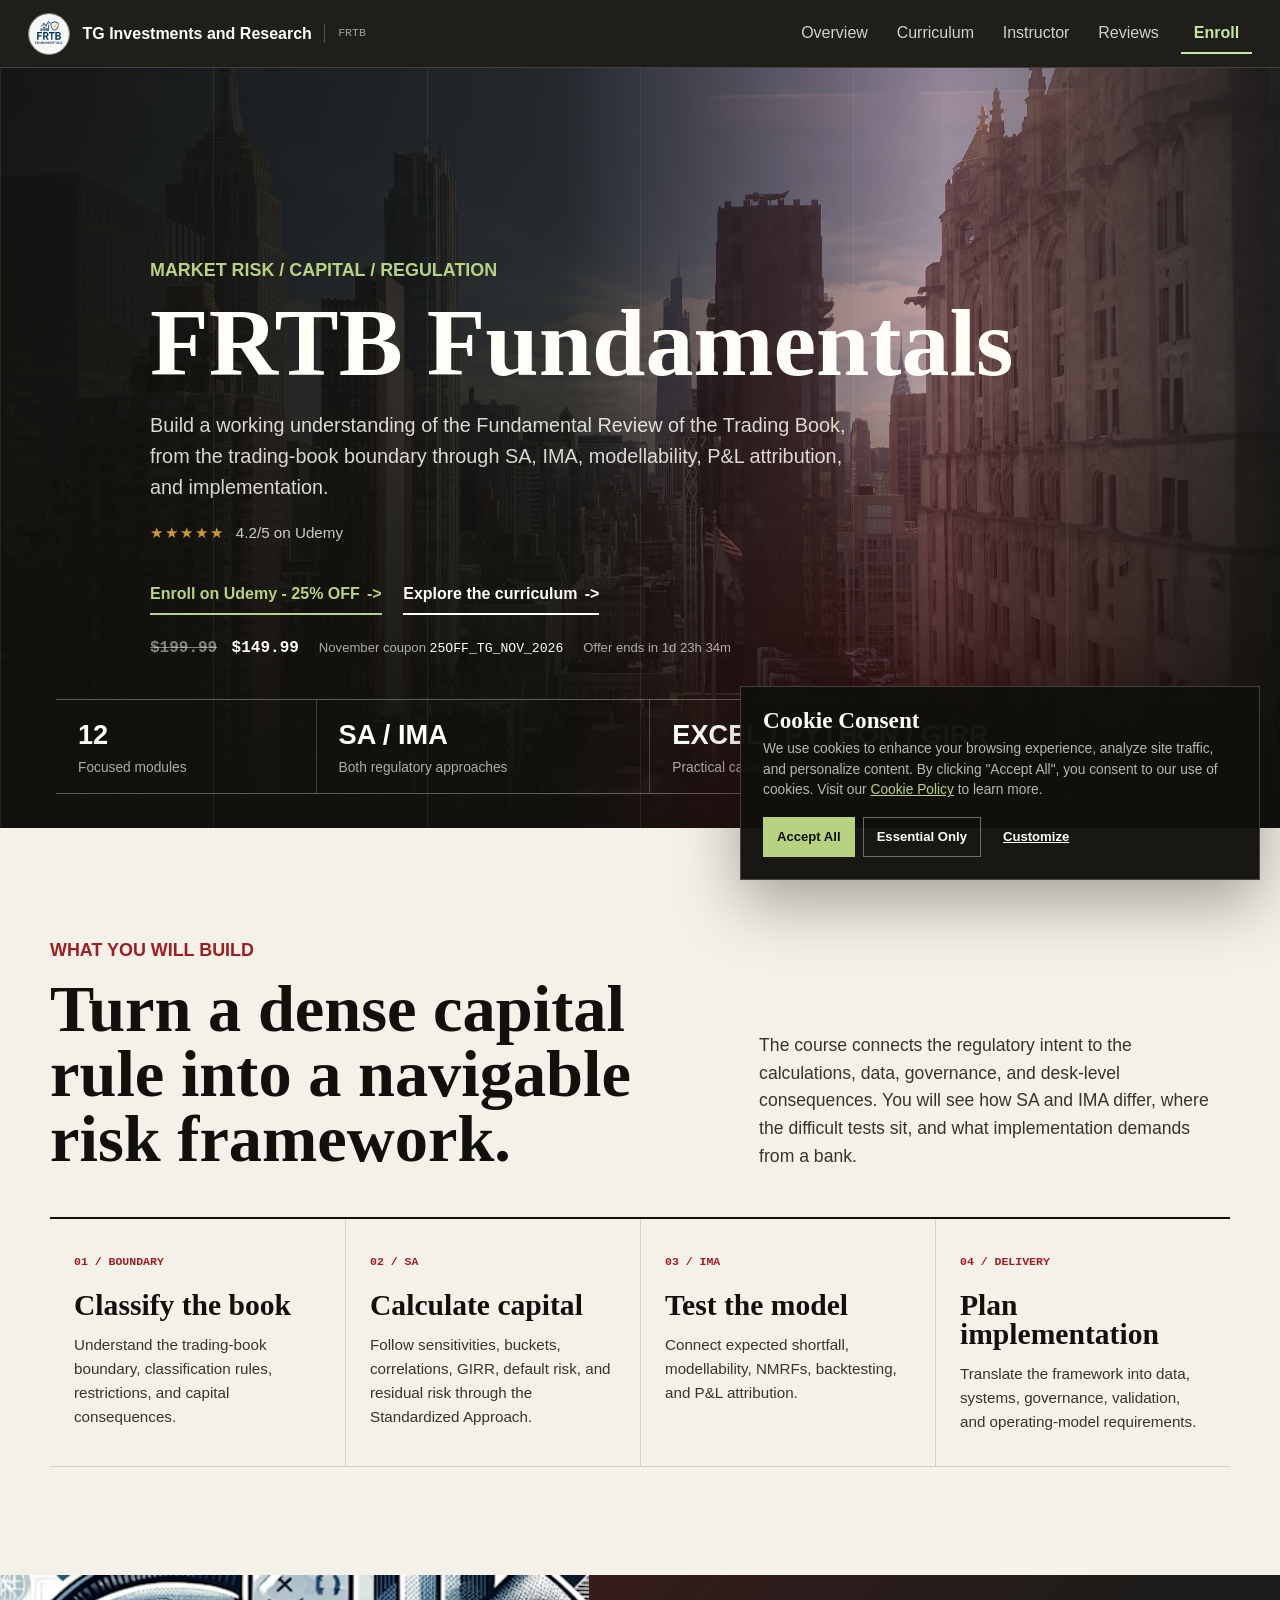
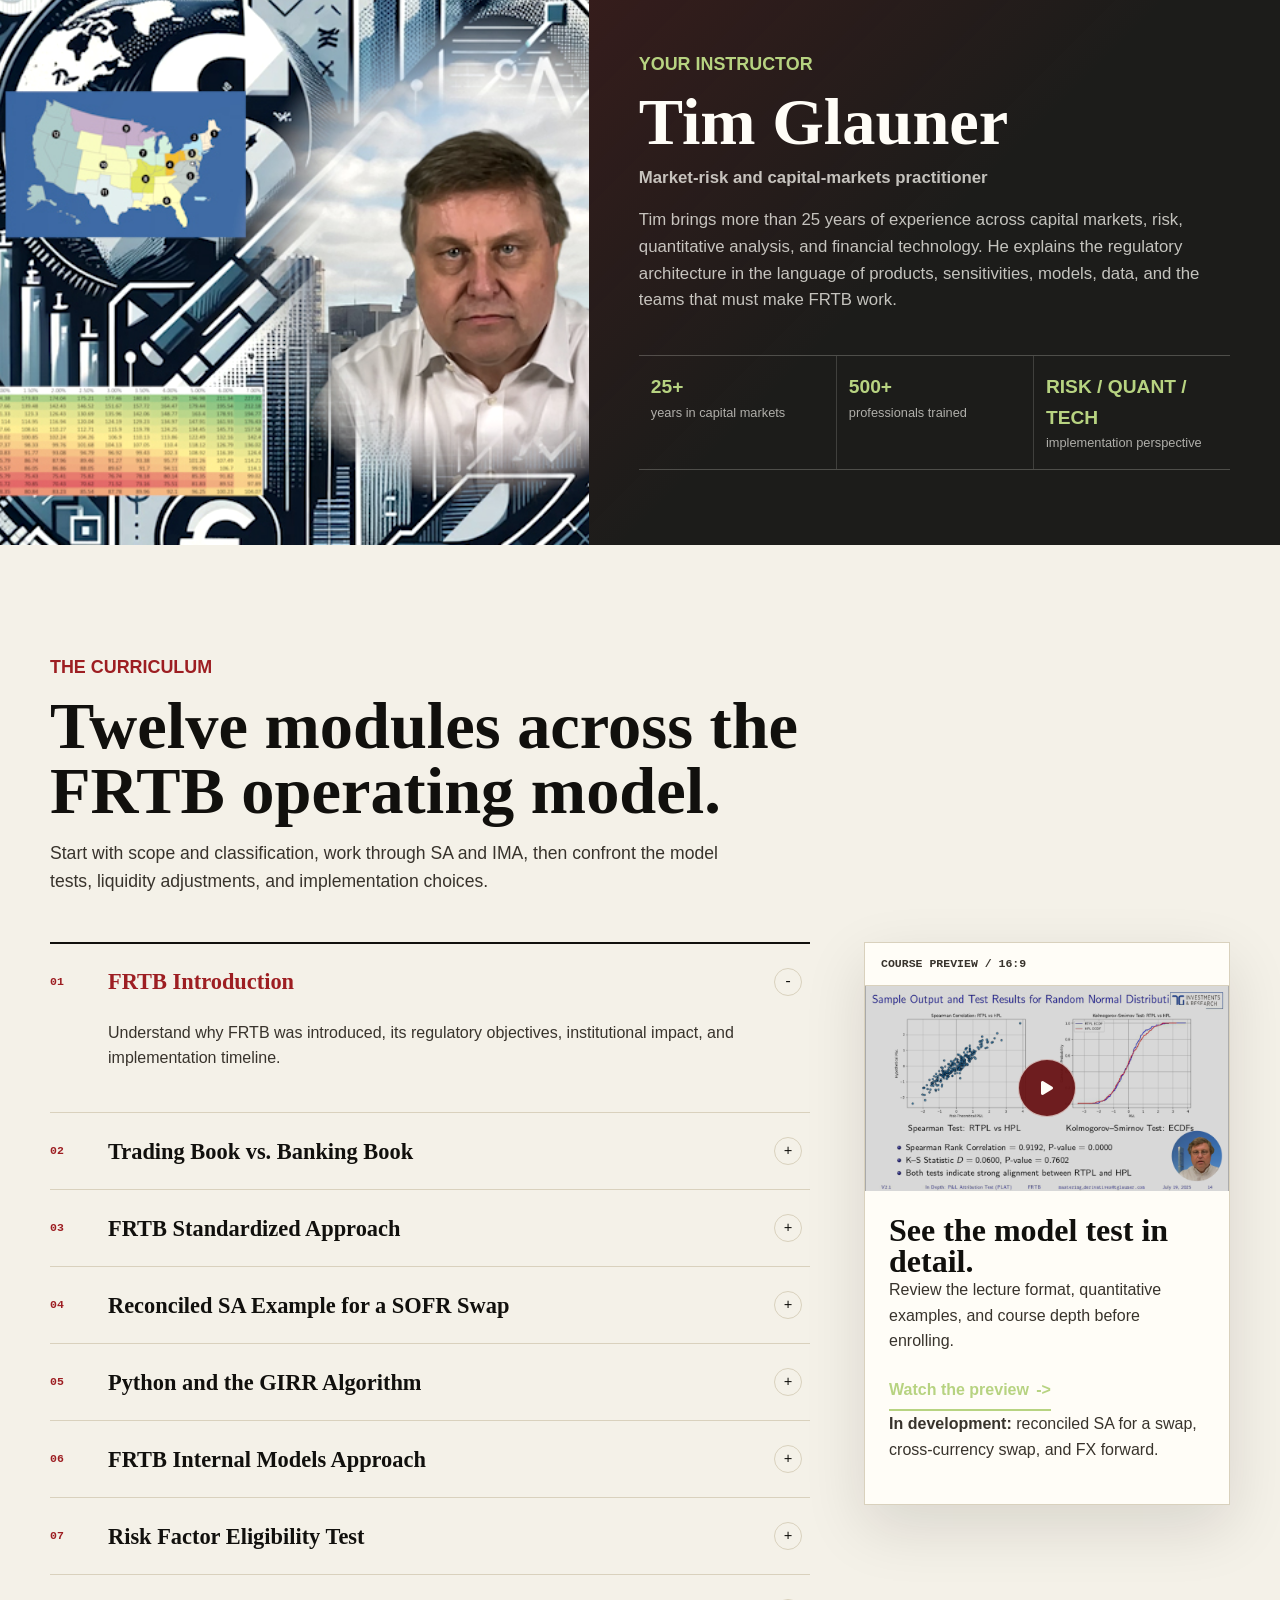
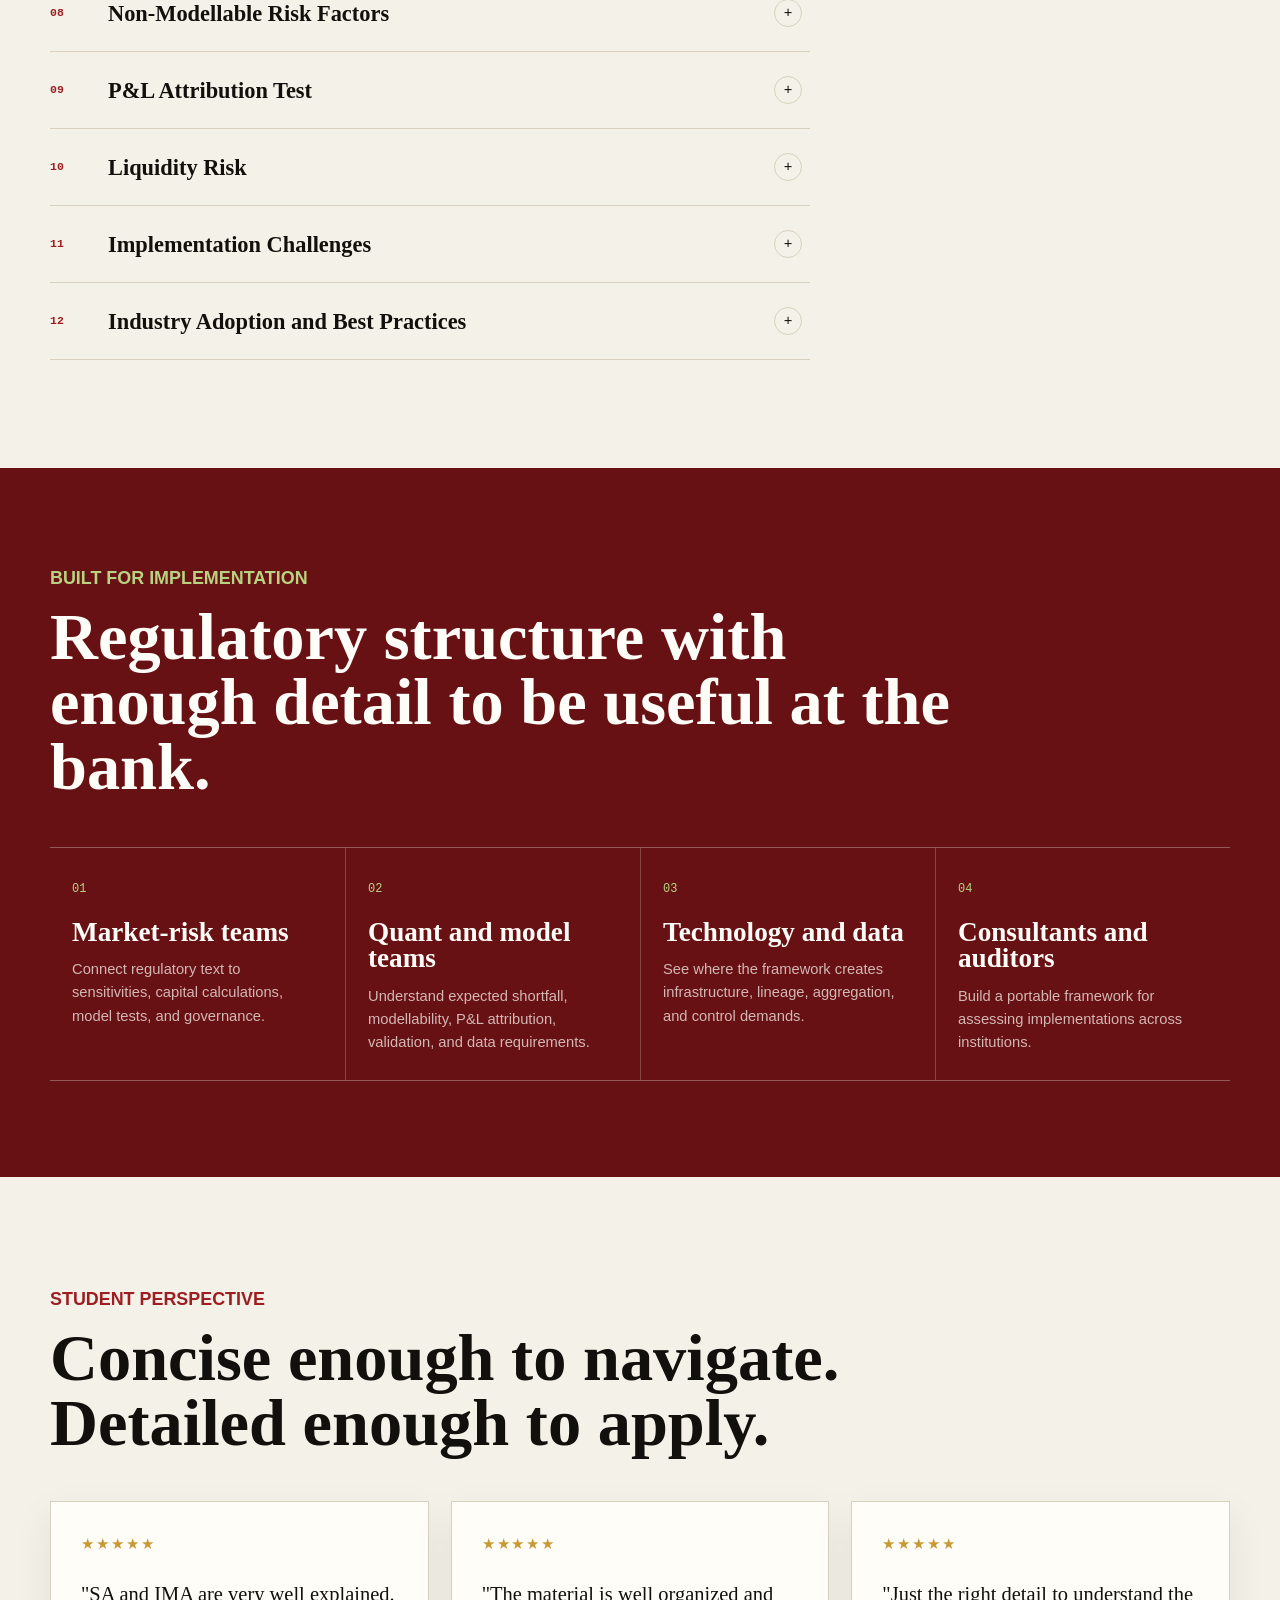
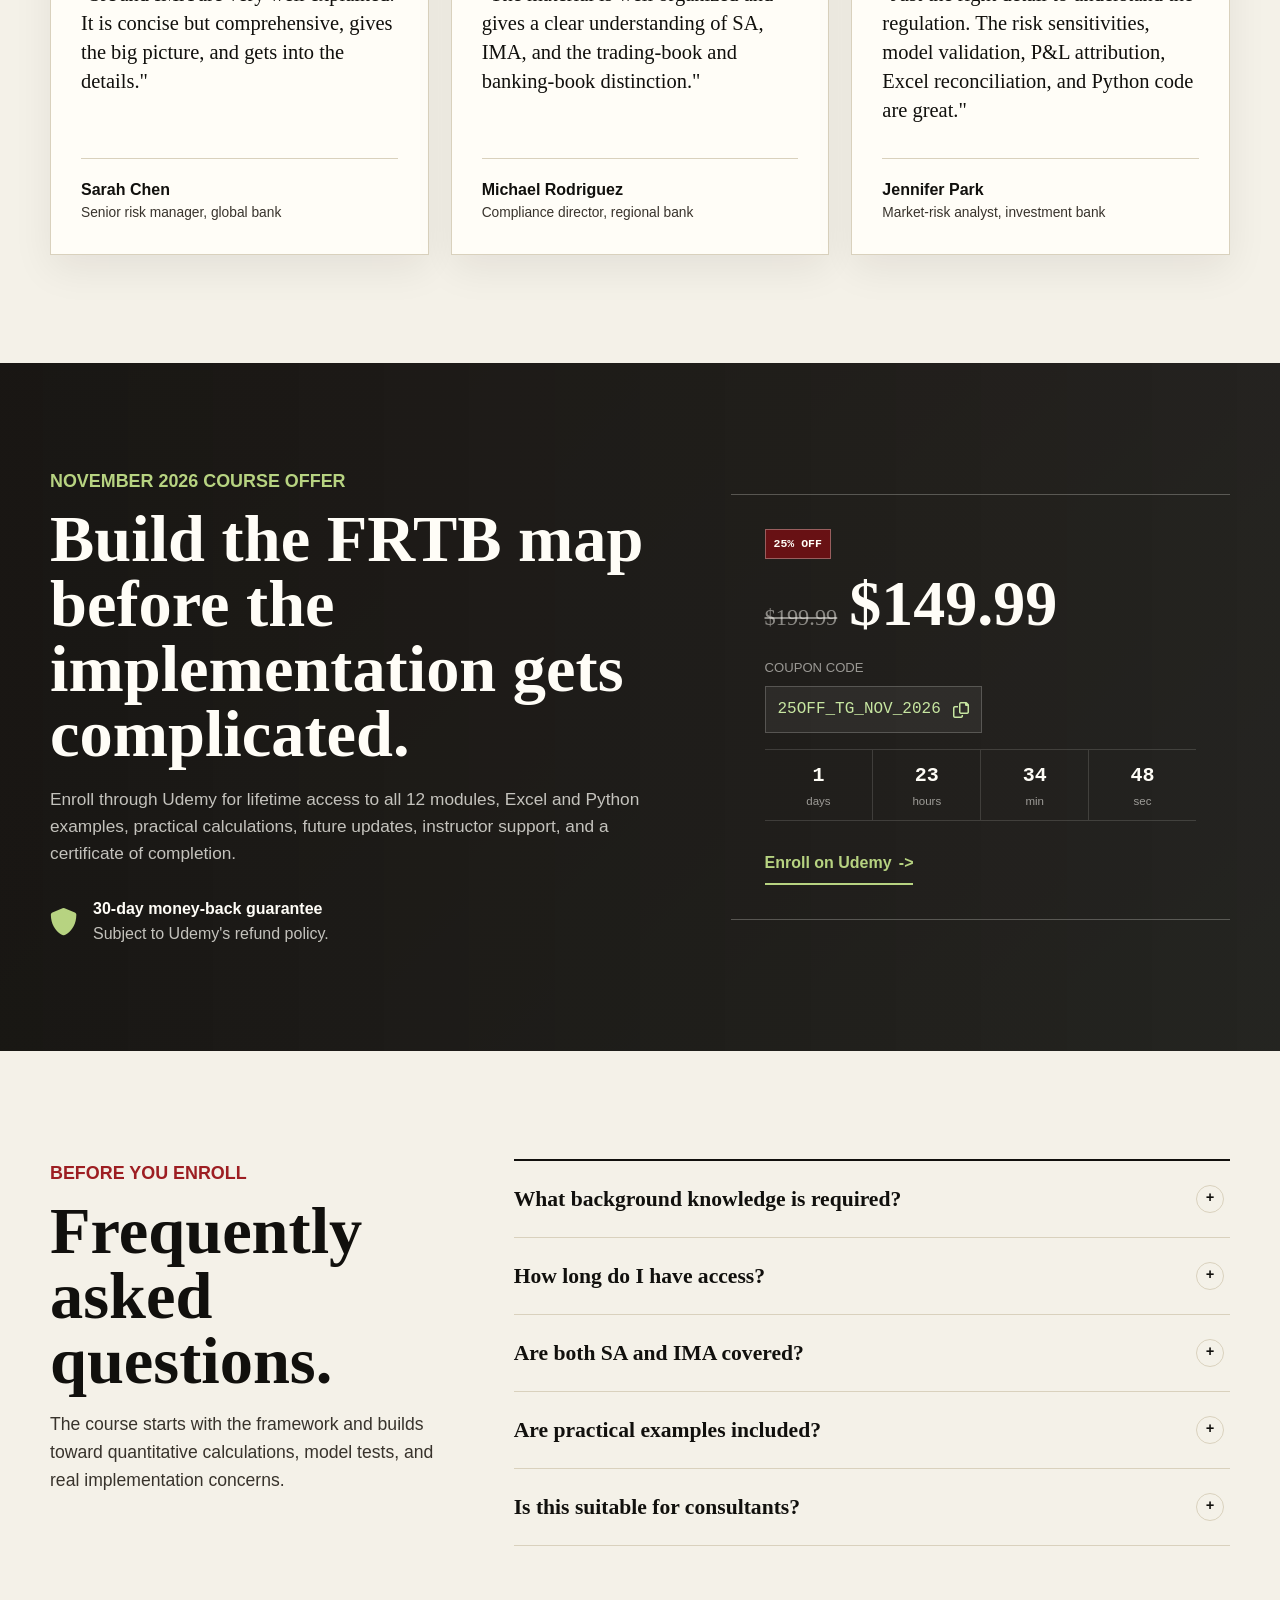
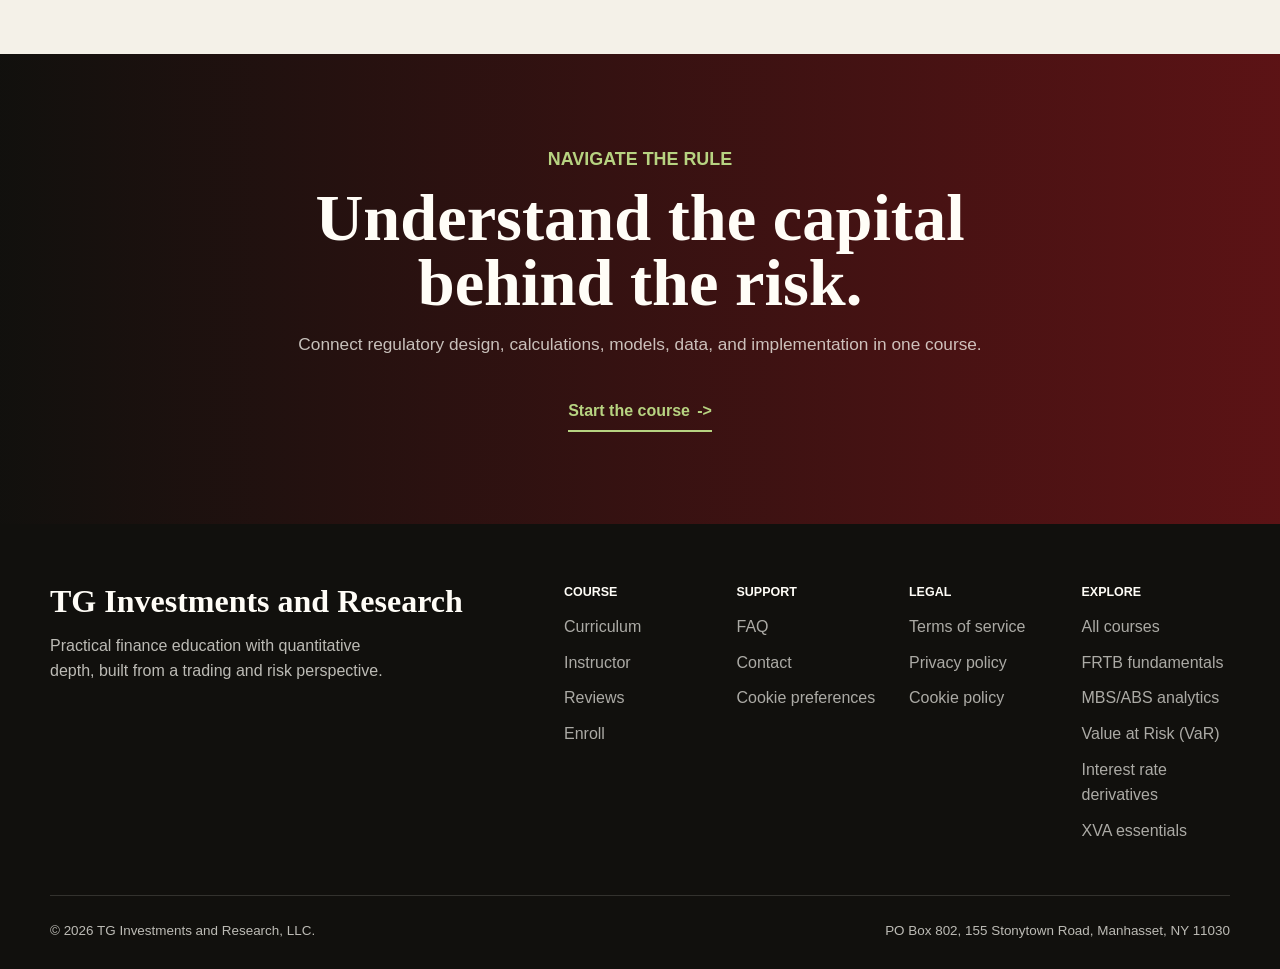
<file: index.html>
<!DOCTYPE html>
<html lang="en">
<head>
    <meta charset="UTF-8">
    <meta name="viewport" content="width=device-width, initial-scale=1.0">
    <title>FRTB Fundamentals | Comprehensive Training for Banking Professionals</title>
    <meta name="description" content="Master the Fundamental Review of the Trading Book: SA, IMA, GIRR, expected shortfall, modellability, P&L attribution, and implementation.">
    <meta name="author" content="Tim Glauner">
    <meta name="robots" content="index,follow,max-snippet:-1,max-image-preview:large,max-video-preview:-1">
    <link rel="canonical" href="https://tglauner.com/frtb_fundamentals/">
    <meta property="og:title" content="FRTB Fundamentals | Market Risk Capital Course">
    <meta property="og:description" content="Learn FRTB Standardized and Internal Models Approaches with practical Excel and Python examples.">
    <meta property="og:url" content="https://tglauner.com/frtb_fundamentals/">
    <meta property="og:type" content="website">
    <meta property="og:site_name" content="TG Investments and Research">
    <meta property="og:image" content="https://tglauner.com/frtb_fundamentals/images/frtb_skyline.jpg">
    <meta property="og:image:alt" content="New York financial district skyline">
    <meta name="twitter:card" content="summary_large_image">
    <meta name="twitter:title" content="FRTB Fundamentals">
    <meta name="twitter:description" content="A practical route through market-risk capital, SA, IMA, and FRTB implementation.">
    <meta name="twitter:image" content="https://tglauner.com/frtb_fundamentals/images/frtb_skyline.jpg">
    <link rel="stylesheet" href="styles.css">
    <link rel="stylesheet" href="cookie-styles.css">
    <link rel="stylesheet" href="https://cdnjs.cloudflare.com/ajax/libs/font-awesome/6.0.0/css/all.min.css">
    <link rel="icon" type="image/png" href="images/FRTB_favicon.png">
    <script type="application/ld+json">
        {
            "@context": "https://schema.org",
            "@graph": [
                { "@type": "Organization", "@id": "https://tglauner.com/#organization", "name": "TG Investments and Research, LLC", "url": "https://tglauner.com/" },
                { "@type": "Person", "@id": "https://tglauner.com/#tim-glauner", "name": "Tim Glauner", "jobTitle": "Founder and Instructor" },
                {
                    "@type": "Course",
                    "@id": "https://tglauner.com/frtb_fundamentals/#course",
                    "name": "FRTB Fundamentals",
                    "description": "Comprehensive training in the Fundamental Review of the Trading Book, including SA, IMA, practical calculations, and implementation guidance.",
                    "url": "https://tglauner.com/frtb_fundamentals/",
                    "image": "https://tglauner.com/frtb_fundamentals/images/frtb_skyline.jpg",
                    "inLanguage": "en",
                    "educationalLevel": "Professional",
                    "provider": { "@id": "https://tglauner.com/#organization" },
                    "instructor": { "@id": "https://tglauner.com/#tim-glauner" },
                    "offers": {
                        "@type": "Offer",
                        "url": "https://www.udemy.com/course/fundamental-review-of-the-trading-book/?couponCode=25OFF_TG_NOV_2026",
                        "price": "149.99",
                        "priceCurrency": "USD",
                        "availability": "https://schema.org/InStock"
                    }
                }
            ]
        }
    </script>
</head>
<body data-offer-deadline="2026-12-06T20:09:00Z">
    <a class="skip-link" href="#main-content">Skip to content</a>
    <header class="site-header">
        <a class="brand-lockup" href="https://tglauner.com/" aria-label="TG Investments and Research home">
            <img class="brand-icon" src="images/FRTB_favicon.png" alt="">
            <span class="brand-name">TG Investments and Research</span>
            <span class="brand-course">FRTB</span>
        </a>
        <button class="menu-toggle" type="button" aria-expanded="false" aria-controls="primary-nav"><span class="menu-toggle-label">Menu</span><span class="menu-toggle-lines" aria-hidden="true"></span></button>
        <nav class="primary-nav" id="primary-nav" aria-label="Primary navigation"><a href="#outcomes">Overview</a><a href="#curriculum">Curriculum</a><a href="#instructor">Instructor</a><a href="#reviews">Reviews</a><a class="nav-enroll" href="#enroll">Enroll</a></nav>
    </header>

    <main id="main-content">
        <section class="hero-section" aria-labelledby="course-title">
            <img class="hero-image" src="images/frtb_skyline.jpg" alt="New York financial district skyline viewed from a market-risk office">
            <div class="hero-shade" aria-hidden="true"></div>
            <div class="hero-grid" aria-hidden="true"><span></span><span></span><span></span><span></span><span></span><span></span></div>
            <div class="hero-copy reveal-on-load">
                <p class="kicker">Market Risk / Capital / Regulation</p>
                <h1 id="course-title">FRTB Fundamentals</h1>
                <p class="hero-lede">Build a working understanding of the Fundamental Review of the Trading Book, from the trading-book boundary through SA, IMA, modellability, P&L attribution, and implementation.</p>
                <div class="hero-rating" aria-label="Rated 4.2 out of 5 on Udemy"><span class="stars" aria-hidden="true">★★★★★</span><span>4.2/5 on Udemy</span></div>
                <div class="hero-actions">
                    <a class="text-action text-action-strong" href="https://www.udemy.com/course/fundamental-review-of-the-trading-book/?couponCode=25OFF_TG_NOV_2026" target="_blank" rel="noopener noreferrer">Enroll on Udemy - 25% OFF <span aria-hidden="true">-&gt;</span></a>
                    <a class="text-action" href="#curriculum">Explore the curriculum <span aria-hidden="true">-&gt;</span></a>
                </div>
                <div class="hero-offer"><span class="hero-price"><s>$199.99</s> $149.99</span><span>November coupon <code>25OFF_TG_NOV_2026</code></span><span data-countdown-summary>Offer ends December 6 (Eastern time)</span></div>
            </div>
            <div class="desk-strip reveal-on-load" aria-label="Course facts">
                <div><span class="desk-number">12</span><span class="desk-label">Focused modules</span></div>
                <div><span class="desk-number">SA / IMA</span><span class="desk-label">Both regulatory approaches</span></div>
                <div><span class="desk-number">EXCEL / PYTHON / GIRR</span><span class="desk-label">Practical calculations and implementation</span></div>
            </div>
        </section>

        <section class="section outcomes-section" id="outcomes">
            <div class="section-intro section-intro-wide reveal">
                <div><p class="kicker">What you will build</p><h2>Turn a dense capital rule into a navigable risk framework.</h2></div>
                <p>The course connects the regulatory intent to the calculations, data, governance, and desk-level consequences. You will see how SA and IMA differ, where the difficult tests sit, and what implementation demands from a bank.</p>
            </div>
            <div class="outcome-grid">
                <article class="outcome-item reveal"><span class="outcome-code">01 / BOUNDARY</span><h3>Classify the book</h3><p>Understand the trading-book boundary, classification rules, restrictions, and capital consequences.</p></article>
                <article class="outcome-item reveal"><span class="outcome-code">02 / SA</span><h3>Calculate capital</h3><p>Follow sensitivities, buckets, correlations, GIRR, default risk, and residual risk through the Standardized Approach.</p></article>
                <article class="outcome-item reveal"><span class="outcome-code">03 / IMA</span><h3>Test the model</h3><p>Connect expected shortfall, modellability, NMRFs, backtesting, and P&L attribution.</p></article>
                <article class="outcome-item reveal"><span class="outcome-code">04 / DELIVERY</span><h3>Plan implementation</h3><p>Translate the framework into data, systems, governance, validation, and operating-model requirements.</p></article>
            </div>
        </section>

        <section class="instructor-band" id="instructor" aria-labelledby="instructor-title">
            <div class="instructor-media reveal"><img src="images/instructor.jpg" alt="Tim Glauner, course instructor"></div>
            <div class="instructor-copy reveal">
                <p class="kicker">Your instructor</p><h2 id="instructor-title">Tim Glauner</h2>
                <p class="instructor-role">Market-risk and capital-markets practitioner</p>
                <p>Tim brings more than 25 years of experience across capital markets, risk, quantitative analysis, and financial technology. He explains the regulatory architecture in the language of products, sensitivities, models, data, and the teams that must make FRTB work.</p>
                <div class="credential-strip"><span><strong>25+</strong> years in capital markets</span><span><strong>500+</strong> professionals trained</span><span><strong>RISK / QUANT / TECH</strong> implementation perspective</span></div>
            </div>
        </section>

        <section class="section curriculum-section" id="curriculum">
            <div class="section-intro reveal"><p class="kicker">The curriculum</p><h2>Twelve modules across the FRTB operating model.</h2><p>Start with scope and classification, work through SA and IMA, then confront the model tests, liquidity adjustments, and implementation choices.</p></div>
            <div class="curriculum-layout">
                <div class="module-list">
                    <article class="module reveal"><button class="module-header accordion-trigger" type="button" aria-expanded="true" aria-controls="module-1"><span class="module-number">01</span><span class="module-title">FRTB Introduction</span><span class="toggle-icon" aria-hidden="true">-</span></button><div class="module-content accordion-panel" id="module-1"><p>Understand why FRTB was introduced, its regulatory objectives, institutional impact, and implementation timeline.</p></div></article>
                    <article class="module reveal"><button class="module-header accordion-trigger" type="button" aria-expanded="false" aria-controls="module-2"><span class="module-number">02</span><span class="module-title">Trading Book vs. Banking Book</span><span class="toggle-icon" aria-hidden="true">+</span></button><div class="module-content accordion-panel" id="module-2" hidden><p>Study definitions, boundary conditions, restrictions, capital treatment, and practical classification examples.</p></div></article>
                    <article class="module reveal"><button class="module-header accordion-trigger" type="button" aria-expanded="false" aria-controls="module-3"><span class="module-number">03</span><span class="module-title">FRTB Standardized Approach</span><span class="toggle-icon" aria-hidden="true">+</span></button><div class="module-content accordion-panel" id="module-3" hidden><p>Work through the SA architecture, delta, vega, curvature, capital aggregation, default risk, and residual risk.</p></div></article>
                    <article class="module reveal"><button class="module-header accordion-trigger" type="button" aria-expanded="false" aria-controls="module-4"><span class="module-number">04</span><span class="module-title">Reconciled SA Example for a SOFR Swap</span><span class="toggle-icon" aria-hidden="true">+</span></button><div class="module-content accordion-panel" id="module-4" hidden><p>Follow a reconciled Excel calculation for a single SOFR swap from sensitivities through the GIRR capital charge.</p></div></article>
                    <article class="module reveal"><button class="module-header accordion-trigger" type="button" aria-expanded="false" aria-controls="module-5"><span class="module-number">05</span><span class="module-title">Python and the GIRR Algorithm</span><span class="toggle-icon" aria-hidden="true">+</span></button><div class="module-content accordion-panel" id="module-5" hidden><p>Convert the Excel logic to Python and step through the General Interest Rate Risk algorithm and validation.</p></div></article>
                    <article class="module reveal"><button class="module-header accordion-trigger" type="button" aria-expanded="false" aria-controls="module-6"><span class="module-number">06</span><span class="module-title">FRTB Internal Models Approach</span><span class="toggle-icon" aria-hidden="true">+</span></button><div class="module-content accordion-panel" id="module-6" hidden><p>Cover IMA approval, expected shortfall, model validation, stress testing, and scenario analysis.</p></div></article>
                    <article class="module reveal"><button class="module-header accordion-trigger" type="button" aria-expanded="false" aria-controls="module-7"><span class="module-number">07</span><span class="module-title">Risk Factor Eligibility Test</span><span class="toggle-icon" aria-hidden="true">+</span></button><div class="module-content accordion-panel" id="module-7" hidden><p>Understand eligibility criteria, real-price observations, data quality, and the modellable/non-modellable boundary.</p></div></article>
                    <article class="module reveal"><button class="module-header accordion-trigger" type="button" aria-expanded="false" aria-controls="module-8"><span class="module-number">08</span><span class="module-title">Non-Modellable Risk Factors</span><span class="toggle-icon" aria-hidden="true">+</span></button><div class="module-content accordion-panel" id="module-8" hidden><p>Identify NMRFs and study stress-scenario capital charges, data constraints, and practical cases.</p></div></article>
                    <article class="module reveal"><button class="module-header accordion-trigger" type="button" aria-expanded="false" aria-controls="module-9"><span class="module-number">09</span><span class="module-title">P&amp;L Attribution Test</span><span class="toggle-icon" aria-hidden="true">+</span></button><div class="module-content accordion-panel" id="module-9" hidden><p>Follow RTPL and HPL comparison, test methodology, interpretation, failure consequences, and remediation.</p></div></article>
                    <article class="module reveal"><button class="module-header accordion-trigger" type="button" aria-expanded="false" aria-controls="module-10"><span class="module-number">10</span><span class="module-title">Liquidity Risk</span><span class="toggle-icon" aria-hidden="true">+</span></button><div class="module-content accordion-panel" id="module-10" hidden><p>Connect liquidity horizons and scaling adjustments to expected shortfall and capital outcomes.</p></div></article>
                    <article class="module reveal"><button class="module-header accordion-trigger" type="button" aria-expanded="false" aria-controls="module-11"><span class="module-number">11</span><span class="module-title">Implementation Challenges</span><span class="toggle-icon" aria-hidden="true">+</span></button><div class="module-content accordion-panel" id="module-11" hidden><p>Assess data, infrastructure, technology, organization, process change, and the cost-benefit tradeoffs.</p></div></article>
                    <article class="module reveal"><button class="module-header accordion-trigger" type="button" aria-expanded="false" aria-controls="module-12"><span class="module-number">12</span><span class="module-title">Industry Adoption and Best Practices</span><span class="toggle-icon" aria-hidden="true">+</span></button><div class="module-content accordion-panel" id="module-12" hidden><p>Review ISDA and EY adoption findings, industry trends, implementation patterns, and future developments.</p></div></article>
                </div>
                <aside class="preview-panel reveal" aria-labelledby="preview-title">
                    <p class="preview-code">COURSE PREVIEW / 16:9</p>
                    <button class="video-preview" type="button" data-preview-url="https://www.udemy.com/course/fundamental-review-of-the-trading-book/" aria-label="Open the course preview on Udemy"><img src="images/319 slides 2.1-14 2 tests looks great 2.1.jpg" alt="FRTB P and L attribution test lesson preview"><span class="play-button" aria-hidden="true"><i class="fas fa-play"></i></span></button>
                    <h3 id="preview-title">See the model test in detail.</h3><p>Review the lecture format, quantitative examples, and course depth before enrolling.</p>
                    <a class="line-link" href="https://www.udemy.com/course/fundamental-review-of-the-trading-book/" target="_blank" rel="noopener noreferrer">Watch the preview <span aria-hidden="true">-&gt;</span></a>
                    <p><strong>In development:</strong> reconciled SA for a swap, cross-currency swap, and FX forward.</p>
                </aside>
            </div>
        </section>

        <section class="audience-band" aria-labelledby="audience-title">
            <div class="audience-intro reveal"><p class="kicker">Built for implementation</p><h2 id="audience-title">Regulatory structure with enough detail to be useful at the bank.</h2></div>
            <div class="audience-grid">
                <article class="audience-item reveal"><span>01</span><h3>Market-risk teams</h3><p>Connect regulatory text to sensitivities, capital calculations, model tests, and governance.</p></article>
                <article class="audience-item reveal"><span>02</span><h3>Quant and model teams</h3><p>Understand expected shortfall, modellability, P&L attribution, validation, and data requirements.</p></article>
                <article class="audience-item reveal"><span>03</span><h3>Technology and data</h3><p>See where the framework creates infrastructure, lineage, aggregation, and control demands.</p></article>
                <article class="audience-item reveal"><span>04</span><h3>Consultants and auditors</h3><p>Build a portable framework for assessing implementations across institutions.</p></article>
            </div>
        </section>

        <section class="section testimonials-section" id="reviews">
            <div class="section-intro reveal"><p class="kicker">Student perspective</p><h2>Concise enough to navigate. Detailed enough to apply.</h2></div>
            <div class="testimonial-grid">
                <figure class="testimonial-card reveal"><div class="testimonial-rating">★★★★★</div><blockquote>"SA and IMA are very well explained. It is concise but comprehensive, gives the big picture, and gets into the details."</blockquote><figcaption><strong>Sarah Chen</strong><span>Senior risk manager, global bank</span></figcaption></figure>
                <figure class="testimonial-card reveal"><div class="testimonial-rating">★★★★★</div><blockquote>"The material is well organized and gives a clear understanding of SA, IMA, and the trading-book and banking-book distinction."</blockquote><figcaption><strong>Michael Rodriguez</strong><span>Compliance director, regional bank</span></figcaption></figure>
                <figure class="testimonial-card reveal"><div class="testimonial-rating">★★★★★</div><blockquote>"Just the right detail to understand the regulation. The risk sensitivities, model validation, P&L attribution, Excel reconciliation, and Python code are great."</blockquote><figcaption><strong>Jennifer Park</strong><span>Market-risk analyst, investment bank</span></figcaption></figure>
            </div>
        </section>

        <section class="enroll-band" id="enroll" aria-labelledby="enroll-title">
            <div class="enroll-copy reveal"><p class="kicker">November 2026 course offer</p><h2 id="enroll-title">Build the FRTB map before the implementation gets complicated.</h2><p>Enroll through Udemy for lifetime access to all 12 modules, Excel and Python examples, practical calculations, future updates, instructor support, and a certificate of completion.</p><div class="guarantee-line"><i class="fas fa-shield-alt" aria-hidden="true"></i><span><strong>30-day money-back guarantee</strong><br>Subject to Udemy's refund policy.</span></div></div>
            <div class="enroll-details reveal">
                <span class="offer-label">25% OFF</span><p class="offer-price"><s>$199.99</s> <strong>$149.99</strong></p><p class="offer-note">Coupon code</p>
                <button class="coupon-code" type="button" data-copy-coupon="25OFF_TG_NOV_2026" title="Copy coupon code"><code>25OFF_TG_NOV_2026</code><i class="far fa-copy" aria-hidden="true"></i><span class="sr-only">Copy coupon code</span></button>
                <div class="countdown"><span><strong data-countdown="days">2</strong> days</span><span><strong data-countdown="hours">0</strong> hours</span><span><strong data-countdown="minutes">0</strong> min</span><span><strong data-countdown="seconds">0</strong> sec</span></div>
                <a class="enroll-link" href="https://www.udemy.com/course/fundamental-review-of-the-trading-book/?couponCode=25OFF_TG_NOV_2026" target="_blank" rel="noopener noreferrer">Enroll on Udemy <span aria-hidden="true">-&gt;</span></a>
            </div>
        </section>

        <section class="section faq-section" id="faq">
            <div class="faq-layout">
                <div class="section-intro reveal"><p class="kicker">Before you enroll</p><h2>Frequently asked questions.</h2><p>The course starts with the framework and builds toward quantitative calculations, model tests, and real implementation concerns.</p></div>
                <div class="faq-list">
                    <article class="faq-item reveal"><button class="faq-question accordion-trigger" type="button" aria-expanded="false" aria-controls="faq-1"><span>What background knowledge is required?</span><span class="toggle-icon" aria-hidden="true">+</span></button><div class="faq-answer accordion-panel" id="faq-1" hidden><p>A basic understanding of banking operations and market-risk concepts is helpful but not required. The course starts with fundamentals.</p></div></article>
                    <article class="faq-item reveal"><button class="faq-question accordion-trigger" type="button" aria-expanded="false" aria-controls="faq-2"><span>How long do I have access?</span><span class="toggle-icon" aria-hidden="true">+</span></button><div class="faq-answer accordion-panel" id="faq-2" hidden><p>You receive lifetime access to all course materials and future updates through Udemy.</p></div></article>
                    <article class="faq-item reveal"><button class="faq-question accordion-trigger" type="button" aria-expanded="false" aria-controls="faq-3"><span>Are both SA and IMA covered?</span><span class="toggle-icon" aria-hidden="true">+</span></button><div class="faq-answer accordion-panel" id="faq-3" hidden><p>Yes. The course covers both approaches, including calculations, model tests, approval considerations, and practical implementation guidance.</p></div></article>
                    <article class="faq-item reveal"><button class="faq-question accordion-trigger" type="button" aria-expanded="false" aria-controls="faq-4"><span>Are practical examples included?</span><span class="toggle-icon" aria-hidden="true">+</span></button><div class="faq-answer accordion-panel" id="faq-4" hidden><p>Yes. The course includes a reconciled SOFR swap example in Excel, Python implementation, sample calculations, and implementation cases.</p></div></article>
                    <article class="faq-item reveal"><button class="faq-question accordion-trigger" type="button" aria-expanded="false" aria-controls="faq-5"><span>Is this suitable for consultants?</span><span class="toggle-icon" aria-hidden="true">+</span></button><div class="faq-answer accordion-panel" id="faq-5" hidden><p>Yes. The course provides a framework that can be applied across banks, implementation programs, assurance reviews, and advisory engagements.</p></div></article>
                </div>
            </div>
        </section>

        <section class="closing-band"><div class="closing-copy reveal"><p class="kicker">Navigate the rule</p><h2>Understand the capital behind the risk.</h2><p>Connect regulatory design, calculations, models, data, and implementation in one course.</p><a class="text-action text-action-strong" href="https://www.udemy.com/course/fundamental-review-of-the-trading-book/?couponCode=25OFF_TG_NOV_2026" target="_blank" rel="noopener noreferrer">Start the course <span aria-hidden="true">-&gt;</span></a></div></section>
    </main>

    <div id="footer-container"></div>
    <script src="script.js?v=20261006"></script><script src="cookie-consent.js?v=20261006"></script><script src="footer.js"></script><script src="geo-redirect.js?v=20261006"></script>
<script>window.tgAnalyticsConfig = {appId: "frtb_fundamentals", requireConsent: true};</script>
<script src="https://tglauner.com/visitor_analytics/tracking/tracking.js?v=20261006" defer></script>
</body>
</html>
</file>
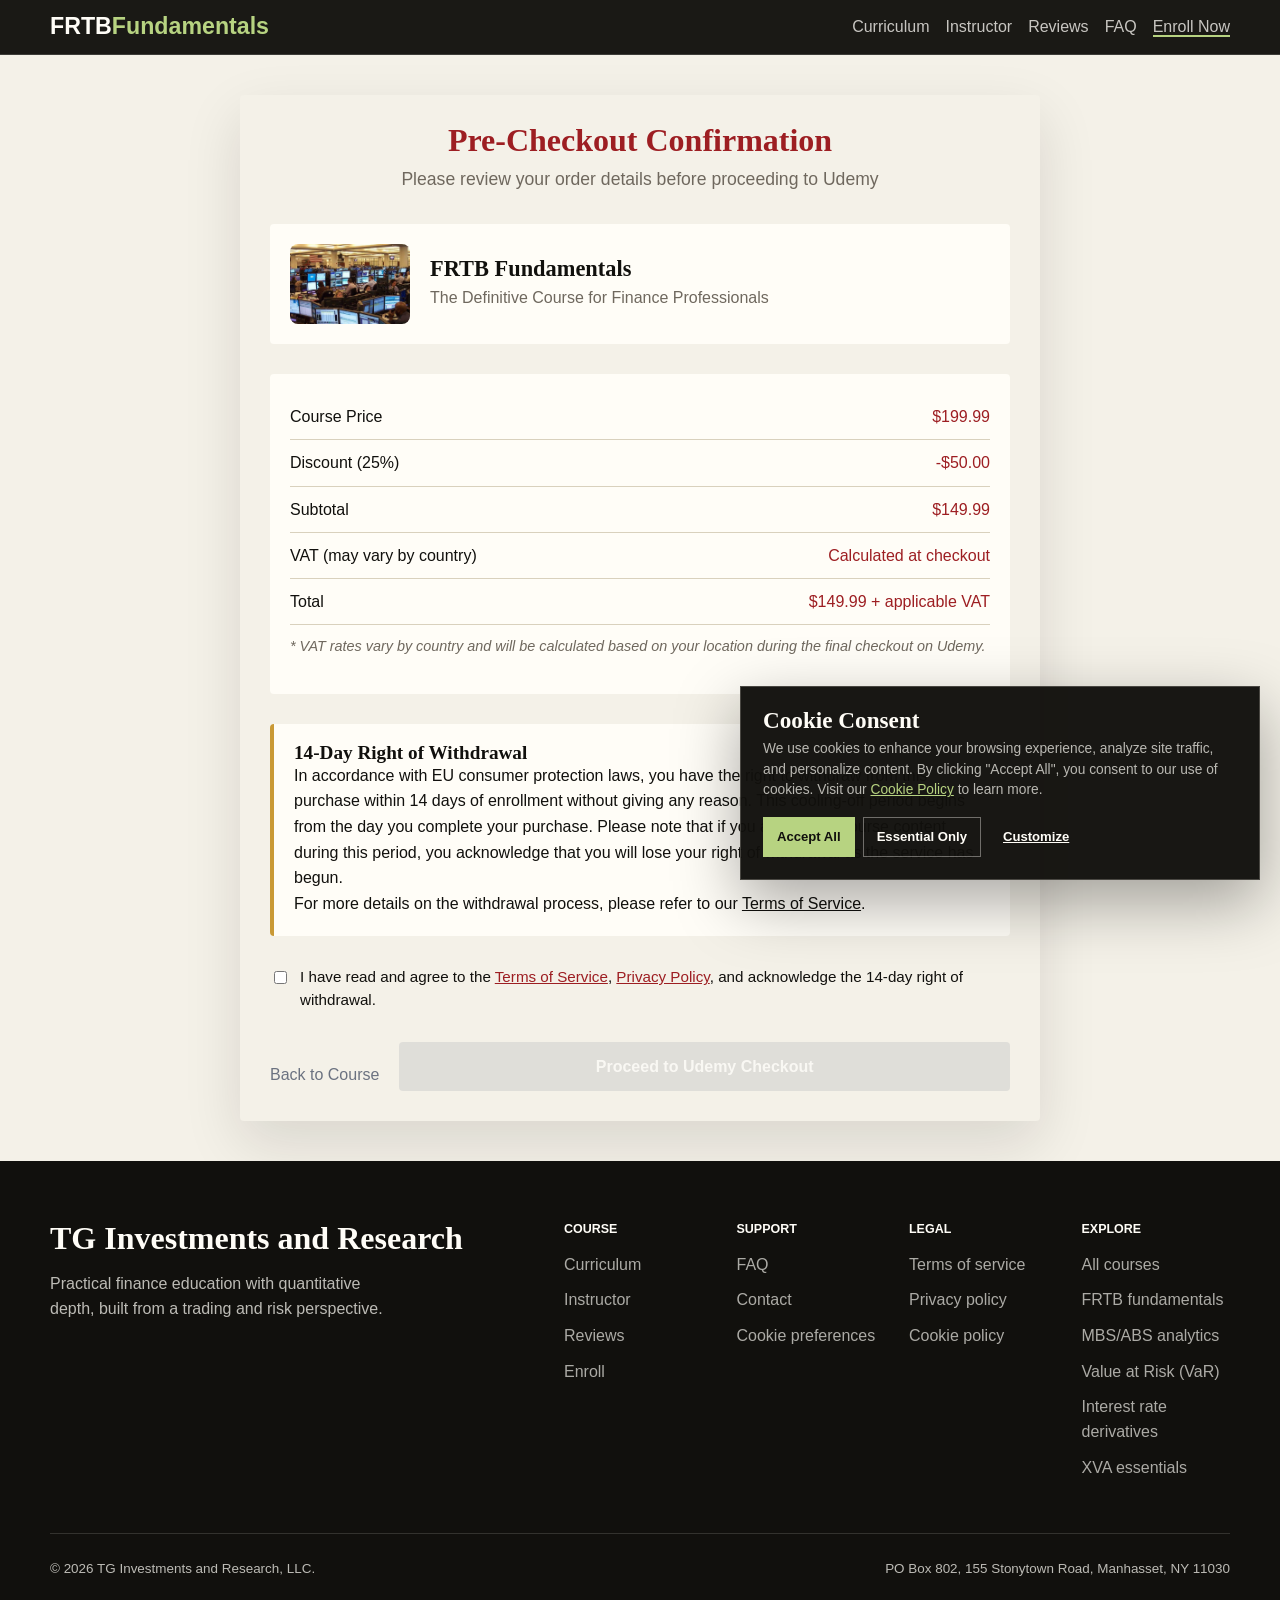
<file: pre-checkout.html>
<!DOCTYPE html>
<html lang="en">
<head>
    <meta charset="UTF-8">
    <meta name="viewport" content="width=device-width, initial-scale=1.0">
    <title>Pre-Checkout Confirmation | FRTB Fundamentals</title>
    <link rel="stylesheet" href="styles.css">
    <link rel="stylesheet" href="cookie-styles.css">
    <link rel="stylesheet" href="https://cdnjs.cloudflare.com/ajax/libs/font-awesome/6.0.0/css/all.min.css">
    <link rel="preconnect" href="https://fonts.googleapis.com">
    <link rel="preconnect" href="https://fonts.gstatic.com" crossorigin>
    <link href="https://fonts.googleapis.com/css2?family=Inter:wght@300;400;500;600;700&display=swap" rel="stylesheet">
    <link rel="icon" type="image/png" href="images/FRTB_favicon.png">
    <style>
        .pre-checkout-container {
            max-width: 800px;
            margin: 40px auto;
            padding: 30px;
            background-color: var(--light-background);
            border-radius: var(--border-radius);
            box-shadow: var(--box-shadow);
        }
        
        .pre-checkout-header {
            text-align: center;
            margin-bottom: 30px;
        }
        
        .pre-checkout-header h1 {
            font-size: 2rem;
            color: var(--primary-color);
            margin-bottom: 10px;
        }
        
        .pre-checkout-header p {
            font-size: 1.1rem;
            color: var(--light-text);
        }
        
        .course-summary {
            display: flex;
            align-items: center;
            gap: 20px;
            padding: 20px;
            background-color: var(--background-color);
            border-radius: var(--border-radius);
            margin-bottom: 30px;
        }
        
        .course-image {
            width: 120px;
            height: 80px;
            border-radius: 8px;
            overflow: hidden;
        }
        
        .course-image img {
            width: 100%;
            height: 100%;
            object-fit: cover;
        }
        
        .course-details {
            flex: 1;
        }
        
        .course-details h2 {
            font-size: 1.4rem;
            margin-bottom: 5px;
        }
        
        .course-details p {
            margin: 0;
            color: var(--light-text);
        }
        
        .price-details {
            background-color: var(--background-color);
            border-radius: var(--border-radius);
            padding: 20px;
            margin-bottom: 30px;
        }
        
        .price-row {
            display: flex;
            justify-content: space-between;
            padding: 10px 0;
            border-bottom: 1px solid var(--border-color);
        }
        
        .price-row:last-child {
            border-bottom: none;
            font-weight: 700;
            font-size: 1.2rem;
            padding-top: 15px;
        }
        
        .price-row .label {
            color: var(--text-color);
        }
        
        .price-row .value {
            color: var(--primary-color);
        }
        
        .vat-note {
            font-size: 0.9rem;
            color: var(--light-text);
            font-style: italic;
            margin-top: 10px;
        }
        
        .withdrawal-notice {
            background-color: var(--background-color);
            border-radius: var(--border-radius);
            padding: 20px;
            margin-bottom: 30px;
            border-left: 4px solid var(--accent-color);
        }
        
        .withdrawal-notice h3 {
            margin-top: 0;
            color: var(--text-color);
            font-size: 1.2rem;
        }
        
        .withdrawal-notice p {
            margin-bottom: 0;
            line-height: 1.6;
        }
        
        .terms-agreement {
            display: flex;
            align-items: flex-start;
            gap: 10px;
            margin-bottom: 30px;
        }
        
        .terms-agreement input {
            margin-top: 5px;
        }
        
        .terms-agreement label {
            font-size: 0.95rem;
            line-height: 1.5;
        }
        
        .terms-agreement a {
            color: var(--primary-color);
            text-decoration: underline;
        }
        
        .checkout-actions {
            display: flex;
            justify-content: space-between;
            gap: 20px;
        }
        
        .back-button {
            display: block;
            text-align: center;
            margin-top: 20px;
            color: #6b7280;
            text-decoration: none;
        }
        
        .back-button:hover {
            color: #1f2937;
            text-decoration: underline;
        }
        
        .checkout-button {
            padding: 12px 24px;
            background-color: var(--accent-color);
            color: white;
            border: none;
            border-radius: var(--border-radius);
            font-weight: 600;
            cursor: pointer;
            transition: var(--transition);
            flex: 2;
            text-align: center;
            text-decoration: none;
        }
        
        .checkout-button:hover {
            background-color: #e89806;
        }
        
        .checkout-button[aria-disabled="true"] {
            background-color: #ccc;
            cursor: not-allowed;
        }
        
        @media (max-width: 768px) {
            .pre-checkout-container {
                padding: 20px;
                margin: 20px;
            }
            
            .course-summary {
                flex-direction: column;
                align-items: flex-start;
            }
            
            .checkout-actions {
                flex-direction: column;
            }
            
            .back-button, .checkout-button {
                width: 100%;
            }
        }
    </style>
</head>
<body>
    <header>
        <div class="container">
            <div class="logo">
                <h1>FRTB<span>Fundamentals</span></h1>
            </div>
            <nav>
                <ul>
                    <li><a href="index.html#curriculum">Curriculum</a></li>
                    <li><a href="index.html#instructor">Instructor</a></li>
                    <li><a href="index.html#reviews">Reviews</a></li>
                    <li><a href="index.html#faq">FAQ</a></li>
                    <li><a href="index.html#enroll" class="nav-cta">Enroll Now</a></li>
                </ul>
            </nav>
        </div>
    </header>

    <div class="pre-checkout-container">
        <div class="pre-checkout-header">
            <h1>Pre-Checkout Confirmation</h1>
            <p>Please review your order details before proceeding to Udemy</p>
        </div>
        
        <div class="course-summary">
            <div class="course-image">
                <img src="images/ficc_trading_floor.png" alt="FRTB Fundamentals Course">
            </div>
            <div class="course-details">
                <h2>FRTB Fundamentals</h2>
                <p>The Definitive Course for Finance Professionals</p>
            </div>
        </div>
        
        <div class="price-details">
            <div class="price-row">
                <div class="label">Course Price</div>
                <div class="value">$199.99</div>
            </div>
            <div class="price-row">
                <div class="label">Discount (25%)</div>
                <div class="value">-$50.00</div>
            </div>
            <div class="price-row">
                <div class="label">Subtotal</div>
                <div class="value">$149.99</div>
            </div>
            <div class="price-row">
                <div class="label">VAT (may vary by country)</div>
                <div class="value">Calculated at checkout</div>
            </div>
            <div class="price-row">
                <div class="label">Total</div>
                <div class="value">$149.99 + applicable VAT</div>
            </div>
            <p class="vat-note">* VAT rates vary by country and will be calculated based on your location during the final checkout on Udemy.</p>
        </div>
        
        <div class="withdrawal-notice">
            <h3>14-Day Right of Withdrawal</h3>
            <p>In accordance with EU consumer protection laws, you have the right to withdraw from this purchase within 14 days of enrollment without giving any reason. This cooling-off period begins from the day you complete your purchase. Please note that if you access the course content during this period, you acknowledge that you will lose your right of withdrawal as the service has begun.</p>
            <p>For more details on the withdrawal process, please refer to our <a href="terms-of-service.html">Terms of Service</a>.</p>
        </div>
        
        <div class="terms-agreement">
            <input type="checkbox" id="terms-checkbox">
            <label for="terms-checkbox">I have read and agree to the <a href="terms-of-service.html">Terms of Service</a>, <a href="privacy-policy.html">Privacy Policy</a>, and acknowledge the 14-day right of withdrawal.</label>
        </div>
        
        <div class="checkout-actions">
            <a href="index.html" class="back-button">Back to Course</a>
            <a href="https://www.udemy.com/course/fundamental-review-of-the-trading-book/?couponCode=25OFF_TG_NOV_2026" id="checkout-button" class="checkout-button" target="_blank" rel="noopener noreferrer" aria-disabled="true">Proceed to Udemy Checkout</a>
        </div>
    </div>

    <div id="footer-container"></div>

    <script src="script.js"></script>
    <script src="cookie-consent.js?v=20261006"></script>
    <script src="footer.js"></script>
    <script>
        // Pre-checkout functionality
        document.addEventListener('DOMContentLoaded', function() {
            const termsCheckbox = document.getElementById('terms-checkbox');
            const checkoutButton = document.getElementById('checkout-button');
            // Enable/disable checkout button based on checkbox
            termsCheckbox.addEventListener('change', function() {
                if (this.checked) {
                    checkoutButton.setAttribute('aria-disabled', 'false');
                    checkoutButton.style.opacity = '1';
                } else {
                    checkoutButton.setAttribute('aria-disabled', 'true');
                    checkoutButton.style.opacity = '0.5';
                }
            });
            
            // Set initial state
            checkoutButton.style.opacity = '0.5';
            
            // Handle checkout button click
            checkoutButton.addEventListener('click', function(e) {
                if (!termsCheckbox.checked) {
                    e.preventDefault();
                    alert('Please agree to the terms before proceeding.');
                    return false;
                }
            });
        });
    </script>
<script>window.tgAnalyticsConfig = {appId: "frtb_fundamentals", requireConsent: true};</script>
<script src="https://tglauner.com/visitor_analytics/tracking/tracking.js?v=20261006" defer></script>
</body>
</html>
</file>
<file: styles.css>
:root {
    --ink: #11100d;
    --ink-soft: #38332c;
    --paper: #f4f1e8;
    --paper-strong: #fffdf7;
    --line: #d9d1bd;
    --red: #9d1e22;
    --red-dark: #681114;
    --green: #77a857;
    --gold: #c99935;
    --blue: #4f8f9b;
    --graphite: #1c1c1a;
    --shadow: 0 22px 58px rgba(26, 20, 13, 0.12);
    --max: 1180px;
    --header-height: 68px;

    /* Compatibility aliases used by the policy, checkout, and consent pages. */
    --primary-color: var(--red);
    --secondary-color: var(--red-dark);
    --accent-color: var(--gold);
    --text-color: var(--ink);
    --light-text: #6f685e;
    --background-color: var(--paper-strong);
    --light-background: var(--paper);
    --border-color: var(--line);
    --success-color: var(--green);
    --danger-color: var(--red);
    --box-shadow: var(--shadow);
    --border-radius: 4px;
    --transition: all 180ms ease;
}

*,
*::before,
*::after {
    box-sizing: border-box;
}

html {
    scroll-behavior: smooth;
    scroll-padding-top: calc(var(--header-height) + 20px);
}

body {
    margin: 0;
    min-width: 320px;
    overflow-x: hidden;
    color: var(--ink);
    background: var(--paper);
    font-family: "Avenir Next", Avenir, "Segoe UI", sans-serif;
    line-height: 1.58;
    letter-spacing: 0;
}

body.nav-open {
    overflow: hidden;
}

img {
    max-width: 100%;
    display: block;
}

a {
    color: inherit;
}

button,
input {
    font: inherit;
}

button {
    letter-spacing: 0;
}

code,
pre {
    font-family: Menlo, Consolas, Monaco, monospace;
}

[hidden] {
    display: none !important;
}

:focus-visible {
    outline: 3px solid var(--gold);
    outline-offset: 4px;
}

.sr-only {
    position: absolute;
    width: 1px;
    height: 1px;
    padding: 0;
    margin: -1px;
    overflow: hidden;
    clip: rect(0, 0, 0, 0);
    white-space: nowrap;
    border: 0;
}

.skip-link {
    position: fixed;
    top: 10px;
    left: 10px;
    z-index: 300;
    transform: translateY(-160%);
    padding: 0.7rem 1rem;
    color: var(--ink);
    background: var(--paper-strong);
    border: 2px solid var(--ink);
}

.skip-link:focus {
    transform: translateY(0);
}

h1,
h2,
h3 {
    margin: 0;
    font-family: "Iowan Old Style", Georgia, serif;
    font-weight: 700;
    line-height: 0.98;
    letter-spacing: 0;
}

h1 {
    max-width: 1020px;
    font-size: 6rem;
}

h2 {
    font-size: 4.15rem;
}

h3 {
    font-size: 2.15rem;
}

p {
    margin: 0 0 1rem;
}

.container {
    width: min(var(--max), calc(100% - 56px));
    margin: 0 auto;
}

.site-header {
    position: sticky;
    top: 0;
    z-index: 100;
    height: var(--header-height);
    display: flex;
    align-items: center;
    justify-content: space-between;
    gap: 1rem;
    padding: 0 28px;
    color: var(--paper-strong);
    background: rgba(17, 16, 13, 0.94);
    border-bottom: 1px solid rgba(244, 241, 232, 0.16);
    backdrop-filter: blur(16px);
}

.brand-lockup {
    min-width: 0;
    display: inline-flex;
    align-items: center;
    gap: 0.78rem;
    color: inherit;
    text-decoration: none;
}

.brand-icon {
    width: 42px;
    height: 42px;
    object-fit: cover;
    border: 1px solid rgba(244, 241, 232, 0.48);
    border-radius: 50%;
}

.brand-name {
    overflow: hidden;
    font-weight: 700;
    text-overflow: ellipsis;
    white-space: nowrap;
}

.brand-course {
    padding-left: 0.8rem;
    color: rgba(255, 253, 247, 0.58);
    border-left: 1px solid rgba(244, 241, 232, 0.24);
    font-family: Menlo, Consolas, monospace;
    font-size: 0.72rem;
    text-transform: uppercase;
}

.primary-nav {
    display: flex;
    align-items: center;
    gap: 0.2rem;
}

.primary-nav a {
    min-height: 40px;
    display: inline-flex;
    align-items: center;
    padding: 0 0.8rem;
    color: rgba(255, 253, 247, 0.8);
    text-decoration: none;
    border-bottom: 2px solid transparent;
}

.primary-nav a:hover,
.primary-nav a:focus-visible {
    color: var(--paper-strong);
    border-color: var(--green);
}

.primary-nav .nav-enroll {
    margin-left: 0.4rem;
    color: #c7e6a1;
    border-color: #c7e6a1;
    font-weight: 700;
}

.menu-toggle {
    display: none;
}

.hero-section {
    position: relative;
    isolation: isolate;
    min-height: calc(92svh - var(--header-height));
    display: grid;
    align-content: end;
    padding: 72px 28px 34px;
    overflow: hidden;
    color: var(--paper-strong);
    background: #080806;
}

.hero-image,
.hero-shade,
.hero-grid {
    position: absolute;
    inset: 0;
}

.hero-image {
    z-index: -3;
    width: 100%;
    height: 100%;
    object-fit: cover;
    object-position: center;
    filter: saturate(0.7) contrast(1.16);
}

.hero-shade {
    z-index: -2;
    background:
        linear-gradient(90deg, rgba(17, 16, 13, 0.95) 0%, rgba(17, 16, 13, 0.84) 44%, rgba(104, 17, 20, 0.38) 74%, rgba(17, 16, 13, 0.76) 100%),
        linear-gradient(0deg, rgba(17, 16, 13, 0.96) 0%, transparent 58%);
}

.hero-grid {
    z-index: -1;
    display: grid;
    grid-template-columns: repeat(6, 1fr);
    opacity: 0.38;
}

.hero-grid span {
    border-left: 1px solid rgba(244, 241, 232, 0.19);
}

.hero-copy {
    width: min(980px, 100%);
    margin: 0 auto;
    transform: translateX(-5vw);
}

.kicker {
    margin: 0 0 0.7rem;
    color: var(--red);
    font-family: "DIN Condensed", "Avenir Next Condensed", "Arial Narrow", sans-serif;
    font-size: 1.12rem;
    font-weight: 800;
    text-transform: uppercase;
}

.hero-section .kicker,
.instructor-band .kicker,
.audience-band .kicker,
.enroll-band .kicker,
.closing-band .kicker {
    color: #b7d381;
}

.hero-lede {
    max-width: 720px;
    margin: 1.25rem 0 0;
    color: rgba(255, 253, 247, 0.84);
    font-size: 1.24rem;
}

.hero-rating {
    display: flex;
    align-items: center;
    flex-wrap: wrap;
    gap: 0.7rem;
    margin-top: 1.1rem;
    color: rgba(255, 253, 247, 0.78);
    font-size: 0.95rem;
}

.stars,
.testimonial-rating {
    color: var(--gold);
    letter-spacing: 0.12rem;
}

.hero-actions {
    display: flex;
    align-items: center;
    flex-wrap: wrap;
    gap: 1.35rem;
    margin-top: 1.75rem;
}

.text-action,
.line-link,
.enroll-link {
    width: max-content;
    max-width: 100%;
    min-height: 42px;
    display: inline-flex;
    align-items: center;
    gap: 0.45rem;
    color: inherit;
    font-weight: 800;
    text-decoration: none;
    border-bottom: 2px solid currentColor;
}

.text-action:hover,
.line-link:hover,
.enroll-link:hover {
    color: var(--green);
}

.text-action-strong,
.line-link,
.enroll-link {
    color: #b7d381;
}

.hero-offer {
    display: flex;
    align-items: center;
    flex-wrap: wrap;
    gap: 0.55rem 1.25rem;
    margin-top: 1.3rem;
    color: rgba(255, 253, 247, 0.65);
    font-size: 0.82rem;
}

.hero-offer code {
    color: var(--paper-strong);
}

.hero-price {
    color: var(--paper-strong);
    font-family: Menlo, Consolas, monospace;
    font-size: 1rem;
    font-weight: 700;
}

.hero-price s {
    margin-right: 0.3rem;
    color: rgba(255, 253, 247, 0.48);
}

.desk-strip {
    width: min(var(--max), calc(100% - 56px));
    margin: 38px auto 0;
    display: grid;
    grid-template-columns: 0.7fr 0.9fr 1.55fr;
    border-top: 1px solid rgba(244, 241, 232, 0.32);
    border-bottom: 1px solid rgba(244, 241, 232, 0.32);
}

.desk-strip div {
    padding: 14px 22px;
    border-left: 1px solid rgba(244, 241, 232, 0.22);
}

.desk-strip div:first-child {
    border-left: 0;
}

.desk-number,
.desk-label {
    display: block;
}

.desk-number {
    color: var(--paper-strong);
    font-family: "DIN Condensed", "Avenir Next Condensed", "Arial Narrow", sans-serif;
    font-size: 1.7rem;
    font-weight: 800;
}

.desk-label {
    color: rgba(255, 253, 247, 0.66);
    font-size: 0.86rem;
}

.section {
    width: min(var(--max), calc(100% - 56px));
    margin: 0 auto;
    padding: 108px 0;
}

.section-intro {
    max-width: 850px;
    margin-bottom: 46px;
}

.section-intro > p:not(.kicker) {
    max-width: 700px;
    margin-top: 1.1rem;
    color: var(--ink-soft);
    font-size: 1.1rem;
}

.section-intro-wide {
    max-width: none;
    display: grid;
    grid-template-columns: minmax(320px, 1.15fr) minmax(280px, 0.85fr);
    align-items: end;
    gap: 72px;
}

.section-intro-wide > p {
    margin: 0;
}

.outcome-grid {
    display: grid;
    grid-template-columns: repeat(4, minmax(0, 1fr));
    border-top: 2px solid var(--ink);
    border-bottom: 1px solid var(--line);
}

.outcome-item {
    min-width: 0;
    padding: 28px 24px 32px;
    border-left: 1px solid var(--line);
}

.outcome-item:first-child {
    border-left: 0;
}

.outcome-code,
.module-number,
.preview-code,
.offer-label {
    color: var(--red);
    font-family: Menlo, Consolas, monospace;
    font-size: 0.72rem;
    font-weight: 800;
}

.outcome-item h3 {
    margin-top: 1.2rem;
    font-size: 1.85rem;
}

.outcome-item p {
    margin: 0.8rem 0 0;
    color: var(--ink-soft);
    font-size: 0.95rem;
}

.instructor-band {
    display: grid;
    grid-template-columns: minmax(420px, 0.92fr) minmax(420px, 1.08fr);
    color: var(--paper-strong);
    background: var(--graphite);
}

.instructor-media {
    min-height: 570px;
    overflow: hidden;
    background: #080806;
}

.instructor-media img {
    width: 100%;
    height: 100%;
    object-fit: cover;
    filter: saturate(0.78) contrast(1.06);
}

.instructor-copy {
    display: grid;
    align-content: center;
    padding: 70px max(28px, calc((100vw - var(--max)) / 2));
    background:
        linear-gradient(135deg, rgba(157, 30, 34, 0.2), transparent 48%),
        var(--graphite);
}

.instructor-copy h2 {
    margin-bottom: 0.65rem;
}

.instructor-copy > p:not(.kicker) {
    max-width: 650px;
    color: rgba(255, 253, 247, 0.74);
    font-size: 1.05rem;
}

.instructor-copy .instructor-role {
    color: var(--paper-strong);
    font-weight: 700;
}

.credential-strip {
    display: grid;
    grid-template-columns: repeat(3, minmax(0, 1fr));
    margin-top: 1.6rem;
    border-top: 1px solid rgba(255, 253, 247, 0.22);
    border-bottom: 1px solid rgba(255, 253, 247, 0.22);
}

.credential-strip span {
    padding: 16px 12px;
    color: rgba(255, 253, 247, 0.65);
    border-left: 1px solid rgba(255, 253, 247, 0.16);
    font-size: 0.8rem;
}

.credential-strip span:first-child {
    border-left: 0;
}

.credential-strip strong {
    display: block;
    color: #b7d381;
    font-family: "DIN Condensed", "Avenir Next Condensed", "Arial Narrow", sans-serif;
    font-size: 1.2rem;
}

.curriculum-layout {
    display: grid;
    grid-template-columns: minmax(0, 1.35fr) minmax(300px, 0.65fr);
    align-items: start;
    gap: 54px;
}

.module-list {
    border-top: 2px solid var(--ink);
}

.module {
    border-bottom: 1px solid var(--line);
}

.module-header,
.faq-question {
    width: 100%;
    display: grid;
    align-items: center;
    gap: 1rem;
    color: var(--ink);
    background: transparent;
    border: 0;
    cursor: pointer;
    text-align: left;
}

.module-header {
    grid-template-columns: 42px minmax(0, 1fr) 28px;
    min-height: 76px;
    padding: 12px 8px 12px 0;
}

.module-header:hover .module-title,
.module-header[aria-expanded="true"] .module-title {
    color: var(--red);
}

.module-title {
    font-family: "Iowan Old Style", Georgia, serif;
    font-size: 1.4rem;
    font-weight: 700;
    line-height: 1.12;
}

.toggle-icon {
    display: inline-grid;
    place-items: center;
    width: 28px;
    height: 28px;
    color: var(--ink);
    border: 1px solid var(--line);
    border-radius: 50%;
    font-family: Menlo, Consolas, monospace;
    font-size: 0.9rem;
}

.module-content {
    padding: 0 48px 26px 58px;
    color: var(--ink-soft);
}

.module-content p {
    margin-top: 0;
}

.module-content ul {
    margin: 0.5rem 0 0;
    padding-left: 1.1rem;
}

.module-content li::marker {
    color: var(--red);
}

.preview-panel {
    position: sticky;
    top: calc(var(--header-height) + 24px);
    padding-bottom: 26px;
    background: var(--paper-strong);
    border: 1px solid var(--line);
    box-shadow: var(--shadow);
}

.preview-code {
    margin: 0;
    padding: 12px 16px;
    color: var(--ink-soft);
    border-bottom: 1px solid var(--line);
}

.video-preview {
    position: relative;
    width: 100%;
    aspect-ratio: 16 / 9;
    display: block;
    padding: 0;
    overflow: hidden;
    background: #080806;
    border: 0;
    cursor: pointer;
}

.video-preview img {
    width: 100%;
    height: 100%;
    object-fit: cover;
    transition: transform 400ms ease, filter 400ms ease;
}

.video-preview::after {
    content: "";
    position: absolute;
    inset: 0;
    background: rgba(17, 16, 13, 0.16);
}

.video-preview:hover img {
    transform: scale(1.035);
    filter: contrast(1.08);
}

.play-button {
    position: absolute;
    z-index: 2;
    top: 50%;
    left: 50%;
    width: 58px;
    height: 58px;
    display: grid;
    place-items: center;
    transform: translate(-50%, -50%);
    color: var(--paper-strong);
    background: rgba(104, 17, 20, 0.94);
    border: 1px solid rgba(255, 253, 247, 0.65);
    border-radius: 50%;
}

.preview-panel h3,
.preview-panel > p:not(.preview-code),
.preview-panel .line-link {
    margin-right: 24px;
    margin-left: 24px;
}

.preview-panel h3 {
    margin-top: 24px;
    font-size: 2rem;
}

.preview-panel > p:not(.preview-code) {
    color: var(--ink-soft);
}

.audience-band {
    padding: 96px max(28px, calc((100vw - var(--max)) / 2));
    color: var(--paper-strong);
    background: var(--red-dark);
}

.audience-intro {
    max-width: 900px;
}

.audience-grid {
    display: grid;
    grid-template-columns: repeat(4, minmax(0, 1fr));
    margin-top: 48px;
    border-top: 1px solid rgba(255, 253, 247, 0.3);
    border-bottom: 1px solid rgba(255, 253, 247, 0.3);
}

.audience-item {
    padding: 26px 22px;
    border-left: 1px solid rgba(255, 253, 247, 0.22);
}

.audience-item:first-child {
    border-left: 0;
}

.audience-item > span {
    color: #b7d381;
    font-family: Menlo, Consolas, monospace;
    font-size: 0.75rem;
}

.audience-item h3 {
    margin-top: 1.2rem;
    font-size: 1.7rem;
}

.audience-item p {
    margin: 0.8rem 0 0;
    color: rgba(255, 253, 247, 0.7);
    font-size: 0.92rem;
}

.testimonial-grid {
    display: grid;
    grid-template-columns: repeat(3, minmax(0, 1fr));
    gap: 22px;
}

.testimonial-card {
    min-width: 0;
    display: flex;
    flex-direction: column;
    min-height: 340px;
    margin: 0;
    padding: 30px;
    background: var(--paper-strong);
    border: 1px solid var(--line);
    box-shadow: 0 14px 38px rgba(26, 20, 13, 0.07);
}

.testimonial-rating {
    font-size: 0.95rem;
}

.testimonial-card blockquote {
    margin: 1.5rem 0 2rem;
    font-family: "Iowan Old Style", Georgia, serif;
    font-size: 1.28rem;
    line-height: 1.42;
}

.testimonial-card figcaption {
    display: grid;
    margin-top: auto;
    padding-top: 18px;
    border-top: 1px solid var(--line);
}

.testimonial-card figcaption span {
    color: var(--ink-soft);
    font-size: 0.86rem;
}

.enroll-band {
    display: grid;
    grid-template-columns: minmax(340px, 1.1fr) minmax(340px, 0.9fr);
    gap: 70px;
    align-items: center;
    padding: 104px max(28px, calc((100vw - var(--max)) / 2));
    color: var(--paper-strong);
    background:
        linear-gradient(90deg, rgba(17, 16, 13, 0.96), rgba(17, 16, 13, 0.9)),
        linear-gradient(135deg, rgba(157, 30, 34, 0.3), rgba(79, 143, 155, 0.18));
}

.enroll-copy > p:not(.kicker) {
    max-width: 650px;
    margin-top: 1.2rem;
    color: rgba(255, 253, 247, 0.74);
    font-size: 1.08rem;
}

.guarantee-line {
    display: flex;
    align-items: center;
    gap: 1rem;
    margin-top: 1.8rem;
    color: rgba(255, 253, 247, 0.74);
}

.guarantee-line i {
    color: #b7d381;
    font-size: 1.7rem;
}

.guarantee-line strong {
    color: var(--paper-strong);
}

.enroll-details {
    padding: 34px;
    border-top: 1px solid rgba(255, 253, 247, 0.25);
    border-bottom: 1px solid rgba(255, 253, 247, 0.25);
}

.offer-label {
    display: inline-flex;
    padding: 5px 8px;
    color: var(--paper-strong);
    background: var(--red-dark);
    border: 1px solid rgba(255, 253, 247, 0.32);
}

.offer-price {
    margin: 0.8rem 0;
    font-family: "Iowan Old Style", Georgia, serif;
}

.offer-price s {
    color: rgba(255, 253, 247, 0.48);
    font-size: 1.4rem;
}

.offer-price strong {
    margin-left: 0.5rem;
    font-size: 4rem;
    line-height: 1;
}

.offer-note {
    margin: 1.4rem 0 0.45rem;
    color: rgba(255, 253, 247, 0.55);
    font-size: 0.82rem;
    text-transform: uppercase;
}

.coupon-code {
    max-width: 100%;
    display: inline-flex;
    align-items: center;
    gap: 0.75rem;
    padding: 10px 12px;
    color: #c7e6a1;
    background: rgba(255, 253, 247, 0.06);
    border: 1px solid rgba(255, 253, 247, 0.2);
    border-radius: 0;
    cursor: pointer;
}

.coupon-code code {
    overflow-wrap: anywhere;
}

.coupon-code:hover {
    background: rgba(255, 253, 247, 0.11);
}

.countdown {
    display: grid;
    grid-template-columns: repeat(4, minmax(0, 1fr));
    margin-top: 1rem;
    border-top: 1px solid rgba(255, 253, 247, 0.14);
    border-bottom: 1px solid rgba(255, 253, 247, 0.14);
}

.countdown span {
    padding: 10px 8px;
    color: rgba(255, 253, 247, 0.56);
    border-left: 1px solid rgba(255, 253, 247, 0.14);
    font-size: 0.72rem;
    text-align: center;
}

.countdown span:first-child {
    border-left: 0;
}

.countdown strong {
    display: block;
    color: var(--paper-strong);
    font-family: Menlo, Consolas, monospace;
    font-size: 1.25rem;
}

.enroll-link {
    margin-top: 1.35rem;
}

.faq-layout {
    display: grid;
    grid-template-columns: minmax(280px, 0.7fr) minmax(420px, 1.3fr);
    gap: 78px;
    align-items: start;
}

.faq-layout .section-intro {
    position: sticky;
    top: calc(var(--header-height) + 30px);
    margin-bottom: 0;
}

.faq-list {
    border-top: 2px solid var(--ink);
}

.faq-item {
    border-bottom: 1px solid var(--line);
}

.faq-question {
    grid-template-columns: minmax(0, 1fr) 28px;
    min-height: 76px;
    padding: 14px 6px 14px 0;
    font-family: "Iowan Old Style", Georgia, serif;
    font-size: 1.35rem;
    font-weight: 700;
}

.faq-question:hover,
.faq-question[aria-expanded="true"] {
    color: var(--red);
}

.faq-answer {
    padding: 0 52px 24px 0;
    color: var(--ink-soft);
}

.closing-band {
    min-height: 470px;
    display: grid;
    place-items: center;
    padding: 80px 28px;
    color: var(--paper-strong);
    background:
        linear-gradient(90deg, rgba(17, 16, 13, 0.97), rgba(104, 17, 20, 0.84)),
        var(--graphite);
    text-align: center;
}

.closing-copy {
    max-width: 820px;
}

.closing-copy p:not(.kicker) {
    margin: 1rem auto;
    color: rgba(255, 253, 247, 0.74);
    font-size: 1.08rem;
}

.closing-copy .text-action {
    margin-top: 1rem;
}

footer {
    padding: 62px 0 28px;
    color: rgba(255, 253, 247, 0.72);
    background: var(--ink);
}

.footer-content {
    display: grid;
    grid-template-columns: minmax(240px, 0.8fr) minmax(0, 1.2fr);
    gap: 70px;
    padding-bottom: 42px;
}

.footer-logo h2 {
    color: var(--paper-strong);
    font-size: 2rem;
}

.footer-logo p {
    max-width: 340px;
    margin-top: 1rem;
}

.footer-links {
    display: grid;
    grid-template-columns: repeat(4, minmax(0, 1fr));
    gap: 24px;
}

.footer-column h3 {
    margin-bottom: 1rem;
    color: var(--paper-strong);
    font-family: "Avenir Next", Avenir, sans-serif;
    font-size: 0.78rem;
    text-transform: uppercase;
}

.footer-column ul {
    margin: 0;
    padding: 0;
    list-style: none;
}

.footer-column li {
    margin-bottom: 0.65rem;
}

.footer-column a {
    color: rgba(255, 253, 247, 0.65);
    text-decoration: none;
}

.footer-column a:hover {
    color: #b7d381;
}

.footer-bottom {
    display: flex;
    justify-content: space-between;
    flex-wrap: wrap;
    gap: 0.7rem 2rem;
    padding-top: 24px;
    border-top: 1px solid rgba(255, 253, 247, 0.14);
    font-size: 0.84rem;
}

.footer-bottom p {
    margin: 0;
}

.reveal,
.reveal-on-load {
    opacity: 0;
    transform: translateY(22px);
    transition: opacity 540ms ease, transform 540ms ease;
}

.reveal.is-visible,
.reveal-on-load.is-visible {
    opacity: 1;
    transform: translateY(0);
}

.reveal:nth-child(2) {
    transition-delay: 70ms;
}

.reveal:nth-child(3) {
    transition-delay: 140ms;
}

/* Existing policy and checkout page compatibility. */
body > header:not(.site-header) {
    position: sticky;
    top: 0;
    z-index: 90;
    padding: 13px 0;
    color: var(--paper-strong);
    background: rgba(17, 16, 13, 0.96);
    border-bottom: 1px solid rgba(244, 241, 232, 0.16);
}

body > header:not(.site-header) .container {
    display: flex;
    align-items: center;
    justify-content: space-between;
    gap: 1rem;
}

.logo .logo-text,
.logo h1 {
    margin: 0;
    color: var(--paper-strong);
    font-family: "Avenir Next", Avenir, sans-serif;
    font-size: 1.45rem;
    line-height: 1.2;
    white-space: nowrap;
}

.logo span {
    color: #b7d381;
}

body > header:not(.site-header) nav ul {
    display: flex;
    gap: 1rem;
    margin: 0;
    padding: 0;
    list-style: none;
}

body > header:not(.site-header) nav a {
    color: rgba(255, 253, 247, 0.76);
    text-decoration: none;
}

body > header:not(.site-header) nav a:hover {
    color: #b7d381;
}

.nav-cta,
.back-to-home {
    border-bottom: 2px solid #b7d381;
}

.policy-content {
    width: min(900px, calc(100% - 56px));
    margin: 0 auto;
    padding: 88px 0 110px;
}

.policy-content h1 {
    margin-bottom: 2rem;
    font-size: 4rem;
}

.policy-content h2 {
    margin: 2rem 0 0.8rem;
    font-size: 2rem;
}

.policy-content h3 {
    margin: 1.4rem 0 0.6rem;
    font-size: 1.35rem;
}

.policy-content p,
.policy-content li {
    color: var(--ink-soft);
}

.policy-content a {
    color: var(--red);
    overflow-wrap: anywhere;
}

.policy-content table {
    width: 100%;
    border-collapse: collapse;
    background: var(--paper-strong);
}

.policy-content th,
.policy-content td {
    padding: 12px;
    border: 1px solid var(--line);
    text-align: left;
    vertical-align: top;
}

.table-container {
    overflow-x: auto;
}

.last-updated {
    margin-top: 2.5rem;
    font-style: italic;
}

.back-to-home {
    display: inline-flex;
    margin-top: 1rem;
    color: var(--red);
    font-weight: 700;
    text-decoration: none;
}

@media (max-width: 1040px) {
    h1 {
        font-size: 4.8rem;
    }

    h2 {
        font-size: 3.3rem;
    }

    .hero-copy {
        transform: none;
    }

    .section-intro-wide,
    .instructor-band,
    .curriculum-layout,
    .enroll-band,
    .faq-layout,
    .footer-content {
        grid-template-columns: 1fr;
    }

    .outcome-grid,
    .audience-grid {
        grid-template-columns: repeat(2, minmax(0, 1fr));
    }

    .outcome-item:nth-child(3),
    .audience-item:nth-child(3) {
        border-left: 0;
    }

    .outcome-item:nth-child(n + 3),
    .audience-item:nth-child(n + 3) {
        border-top: 1px solid var(--line);
    }

    .audience-item:nth-child(n + 3) {
        border-top-color: rgba(255, 253, 247, 0.22);
    }

    .instructor-media {
        min-height: auto;
        aspect-ratio: 16 / 9;
    }

    .instructor-copy {
        padding-top: 72px;
        padding-bottom: 72px;
    }

    .preview-panel,
    .faq-layout .section-intro {
        position: static;
    }

    .preview-panel {
        max-width: 620px;
    }

    .footer-content {
        gap: 38px;
    }
}

@media (max-width: 760px) {
    :root {
        --header-height: 64px;
    }

    h1 {
        font-size: 3.25rem;
    }

    h2 {
        font-size: 2.55rem;
    }

    h3 {
        font-size: 1.75rem;
    }

    .site-header {
        height: var(--header-height);
        padding: 0 18px;
    }

    .brand-icon {
        width: 38px;
        height: 38px;
    }

    .brand-name {
        max-width: calc(100vw - 150px);
        font-size: 0.9rem;
    }

    .brand-course {
        display: none;
    }

    .menu-toggle {
        width: 48px;
        height: 42px;
        display: grid;
        place-items: center;
        padding: 0;
        color: var(--paper-strong);
        background: transparent;
        border: 1px solid rgba(255, 253, 247, 0.24);
        border-radius: 0;
        cursor: pointer;
    }

    .menu-toggle-label {
        position: absolute;
        width: 1px;
        height: 1px;
        overflow: hidden;
        clip: rect(0, 0, 0, 0);
    }

    .menu-toggle-lines,
    .menu-toggle-lines::before,
    .menu-toggle-lines::after {
        width: 20px;
        height: 2px;
        display: block;
        background: currentColor;
        content: "";
        transition: transform 180ms ease;
    }

    .menu-toggle-lines::before {
        transform: translateY(-6px);
    }

    .menu-toggle-lines::after {
        transform: translateY(4px);
    }

    .menu-toggle[aria-expanded="true"] .menu-toggle-lines {
        background: transparent;
    }

    .menu-toggle[aria-expanded="true"] .menu-toggle-lines::before {
        transform: translateY(1px) rotate(45deg);
    }

    .menu-toggle[aria-expanded="true"] .menu-toggle-lines::after {
        transform: translateY(-1px) rotate(-45deg);
    }

    .primary-nav {
        position: fixed;
        top: var(--header-height);
        right: 0;
        left: 0;
        display: none;
        flex-direction: column;
        align-items: stretch;
        padding: 12px 18px 18px;
        color: var(--paper-strong);
        background: rgba(17, 16, 13, 0.98);
        border-bottom: 1px solid rgba(244, 241, 232, 0.2);
    }

    .primary-nav.is-open {
        display: flex;
    }

    .primary-nav a {
        min-height: 48px;
        padding: 0;
        border-bottom: 1px solid rgba(244, 241, 232, 0.14);
    }

    .primary-nav .nav-enroll {
        margin-left: 0;
        color: #b7d381;
    }

    .hero-section {
        min-height: calc(88svh - var(--header-height));
        padding: 52px 18px 24px;
    }

    .hero-lede {
        font-size: 1rem;
    }

    .hero-actions {
        align-items: flex-start;
        flex-direction: column;
        gap: 0.65rem;
    }

    .hero-offer {
        align-items: flex-start;
        flex-direction: column;
    }

    .desk-strip,
    .section {
        width: min(100% - 36px, var(--max));
    }

    .desk-strip {
        grid-template-columns: repeat(3, minmax(0, 1fr));
        margin-top: 26px;
    }

    .desk-strip div {
        min-width: 0;
        padding: 10px 8px;
        border-top: 0;
        border-left: 1px solid rgba(244, 241, 232, 0.2);
    }

    .desk-strip div:first-child {
        border-left: 0;
    }

    .desk-number {
        font-size: 1rem;
        line-height: 1.1;
        overflow-wrap: anywhere;
    }

    .desk-label {
        margin-top: 0.3rem;
        font-size: 0.68rem;
        line-height: 1.25;
    }

    .section {
        padding: 76px 0;
    }

    .section-intro,
    .section-intro-wide {
        gap: 24px;
        margin-bottom: 34px;
    }

    .section-intro-wide {
        grid-template-columns: 1fr;
    }

    .section-intro > p:not(.kicker) {
        font-size: 1rem;
    }

    .outcome-grid,
    .audience-grid,
    .testimonial-grid,
    .credential-strip,
    .footer-links {
        grid-template-columns: 1fr;
    }

    .outcome-item,
    .outcome-item:nth-child(3),
    .audience-item,
    .audience-item:nth-child(3) {
        border-top: 1px solid var(--line);
        border-left: 0;
    }

    .outcome-item:first-child,
    .audience-item:first-child {
        border-top: 0;
    }

    .audience-item,
    .audience-item:nth-child(3) {
        border-top-color: rgba(255, 253, 247, 0.22);
    }

    .instructor-copy,
    .audience-band,
    .enroll-band {
        padding: 68px 18px;
    }

    .credential-strip span {
        border-top: 1px solid rgba(255, 253, 247, 0.16);
        border-left: 0;
    }

    .credential-strip span:first-child {
        border-top: 0;
    }

    .module-header {
        grid-template-columns: 34px minmax(0, 1fr) 28px;
        min-height: 70px;
    }

    .module-title {
        font-size: 1.12rem;
    }

    .module-content {
        padding: 0 4px 24px 44px;
        font-size: 0.92rem;
    }

    .audience-grid {
        margin-top: 34px;
    }

    .testimonial-card {
        min-height: auto;
        padding: 24px 20px;
    }

    .enroll-band {
        gap: 40px;
    }

    .enroll-details {
        padding: 28px 0;
    }

    .offer-price strong {
        display: block;
        margin: 0.35rem 0 0;
        font-size: 3.2rem;
    }

    .coupon-code {
        width: 100%;
        justify-content: space-between;
    }

    .countdown strong {
        font-size: 1rem;
    }

    .countdown span {
        padding: 9px 3px;
        font-size: 0.62rem;
    }

    .faq-layout {
        grid-template-columns: 1fr;
        gap: 34px;
    }

    .faq-question {
        font-size: 1.15rem;
    }

    .closing-band {
        min-height: 410px;
        padding-right: 18px;
        padding-left: 18px;
    }

    .footer-content {
        gap: 32px;
    }

    .footer-links {
        gap: 28px;
    }

    .footer-bottom {
        flex-direction: column;
    }

    body > header:not(.site-header) .container {
        align-items: flex-start;
        flex-direction: column;
    }

    body > header:not(.site-header) nav {
        width: 100%;
        overflow-x: auto;
    }

    body > header:not(.site-header) nav ul {
        width: max-content;
        padding-bottom: 3px;
    }

    .policy-content {
        width: min(100% - 36px, 900px);
        padding: 64px 0 80px;
    }

    .policy-content h1 {
        font-size: 2.7rem;
    }
}

@media (prefers-reduced-motion: reduce) {
    *,
    *::before,
    *::after {
        scroll-behavior: auto !important;
        transition-duration: 0.01ms !important;
        animation-duration: 0.01ms !important;
        animation-iteration-count: 1 !important;
    }

    .reveal,
    .reveal-on-load {
        opacity: 1;
        transform: none;
    }
}
</file>
<file: cookie-styles.css>
.cookie-consent-banner {
    position: fixed;
    right: 20px;
    bottom: 20px;
    z-index: 200;
    width: min(520px, calc(100% - 40px));
    padding: 22px;
    color: var(--paper-strong);
    background: rgba(17, 16, 13, 0.97);
    border: 1px solid rgba(244, 241, 232, 0.22);
    box-shadow: 0 22px 64px rgba(0, 0, 0, 0.34);
    transition: transform 240ms ease, opacity 240ms ease;
}

.cookie-consent-banner.hidden {
    transform: translateY(calc(100% + 40px));
    opacity: 0;
}

.consent-content {
    display: grid;
    gap: 16px;
}

.consent-text h3 {
    margin: 0 0 0.45rem;
    color: var(--paper-strong);
    font-family: "Iowan Old Style", Georgia, serif;
    font-size: 1.45rem;
}

.consent-text p {
    margin: 0;
    color: rgba(255, 253, 247, 0.7);
    font-size: 0.86rem;
    line-height: 1.5;
}

.consent-text a {
    color: #b7d381;
}

.consent-buttons {
    display: flex;
    flex-wrap: wrap;
    gap: 8px;
}

.consent-button {
    min-height: 40px;
    padding: 0 13px;
    color: var(--paper-strong);
    background: transparent;
    border: 1px solid rgba(255, 253, 247, 0.38);
    border-radius: 0;
    cursor: pointer;
    font-size: 0.82rem;
    font-weight: 700;
    transition: var(--transition);
}

.consent-button.accept {
    color: var(--ink);
    background: #b7d381;
    border-color: #b7d381;
}

.consent-button:hover {
    color: var(--ink);
    background: var(--paper-strong);
    border-color: var(--paper-strong);
}

.consent-button.customize {
    border-color: transparent;
    text-decoration: underline;
}

.cookie-preferences-modal {
    position: fixed;
    inset: 0;
    z-index: 220;
    display: grid;
    place-items: center;
    padding: 20px;
    visibility: hidden;
    opacity: 0;
    background: rgba(8, 8, 6, 0.78);
    transition: opacity 180ms ease, visibility 180ms ease;
}

.cookie-preferences-modal.visible {
    visibility: visible;
    opacity: 1;
}

.preferences-content {
    width: min(620px, 100%);
    max-height: min(760px, 90vh);
    overflow-y: auto;
    color: var(--ink);
    background: var(--paper-strong);
    border: 1px solid var(--line);
    box-shadow: var(--shadow);
}

.preferences-header,
.preferences-footer {
    display: flex;
    align-items: center;
    justify-content: space-between;
    gap: 1rem;
    padding: 18px 22px;
}

.preferences-header {
    border-bottom: 1px solid var(--line);
}

.preferences-header h3 {
    margin: 0;
    color: var(--ink);
    font-size: 1.75rem;
}

.preferences-close {
    width: 38px;
    height: 38px;
    padding: 0;
    color: var(--ink);
    background: transparent;
    border: 1px solid var(--line);
    border-radius: 50%;
    cursor: pointer;
    font-size: 1.5rem;
    line-height: 1;
}

.preferences-body {
    padding: 22px;
}

.preferences-body > p {
    margin-top: 0;
    color: var(--ink-soft);
}

.preference-item {
    display: flex;
    align-items: center;
    justify-content: space-between;
    gap: 24px;
    padding: 18px 0;
    border-top: 1px solid var(--line);
}

.preference-info {
    flex: 1;
}

.preference-info h4 {
    margin: 0 0 0.25rem;
    font-size: 1rem;
}

.preference-info p {
    margin: 0;
    color: var(--ink-soft);
    font-size: 0.84rem;
}

.preference-toggle input[type="checkbox"] {
    position: absolute;
    width: 1px;
    height: 1px;
    opacity: 0;
}

.preference-toggle label {
    position: relative;
    display: inline-flex;
    min-height: 28px;
    align-items: center;
    padding-left: 58px;
    cursor: pointer;
    font-size: 0.78rem;
    white-space: nowrap;
}

.preference-toggle label::before {
    content: "";
    position: absolute;
    top: 2px;
    left: 0;
    width: 46px;
    height: 24px;
    background: #bbb4a8;
    border-radius: 999px;
    transition: background 180ms ease;
}

.preference-toggle label::after {
    content: "";
    position: absolute;
    top: 5px;
    left: 3px;
    width: 18px;
    height: 18px;
    background: var(--paper-strong);
    border-radius: 50%;
    transition: transform 180ms ease;
}

.preference-toggle input:checked + label::before {
    background: var(--green);
}

.preference-toggle input:checked + label::after {
    transform: translateX(22px);
}

.preference-toggle input:disabled + label {
    cursor: not-allowed;
    opacity: 0.7;
}

.preferences-footer {
    justify-content: flex-end;
    border-top: 1px solid var(--line);
}

.preferences-save {
    min-height: 42px;
    padding: 0 16px;
    color: var(--paper-strong);
    background: var(--red-dark);
    border: 1px solid var(--red-dark);
    border-radius: 0;
    cursor: pointer;
    font-weight: 700;
}

.preferences-save:hover {
    background: var(--red);
}

@media (max-width: 560px) {
    .cookie-consent-banner {
        right: 10px;
        bottom: 10px;
        width: calc(100% - 20px);
        padding: 18px;
    }

    .consent-buttons {
        display: grid;
        grid-template-columns: repeat(2, minmax(0, 1fr));
    }

    .consent-button.customize {
        grid-column: 1 / -1;
    }

    .preference-item {
        align-items: flex-start;
        flex-direction: column;
        gap: 12px;
    }
}
</file>
